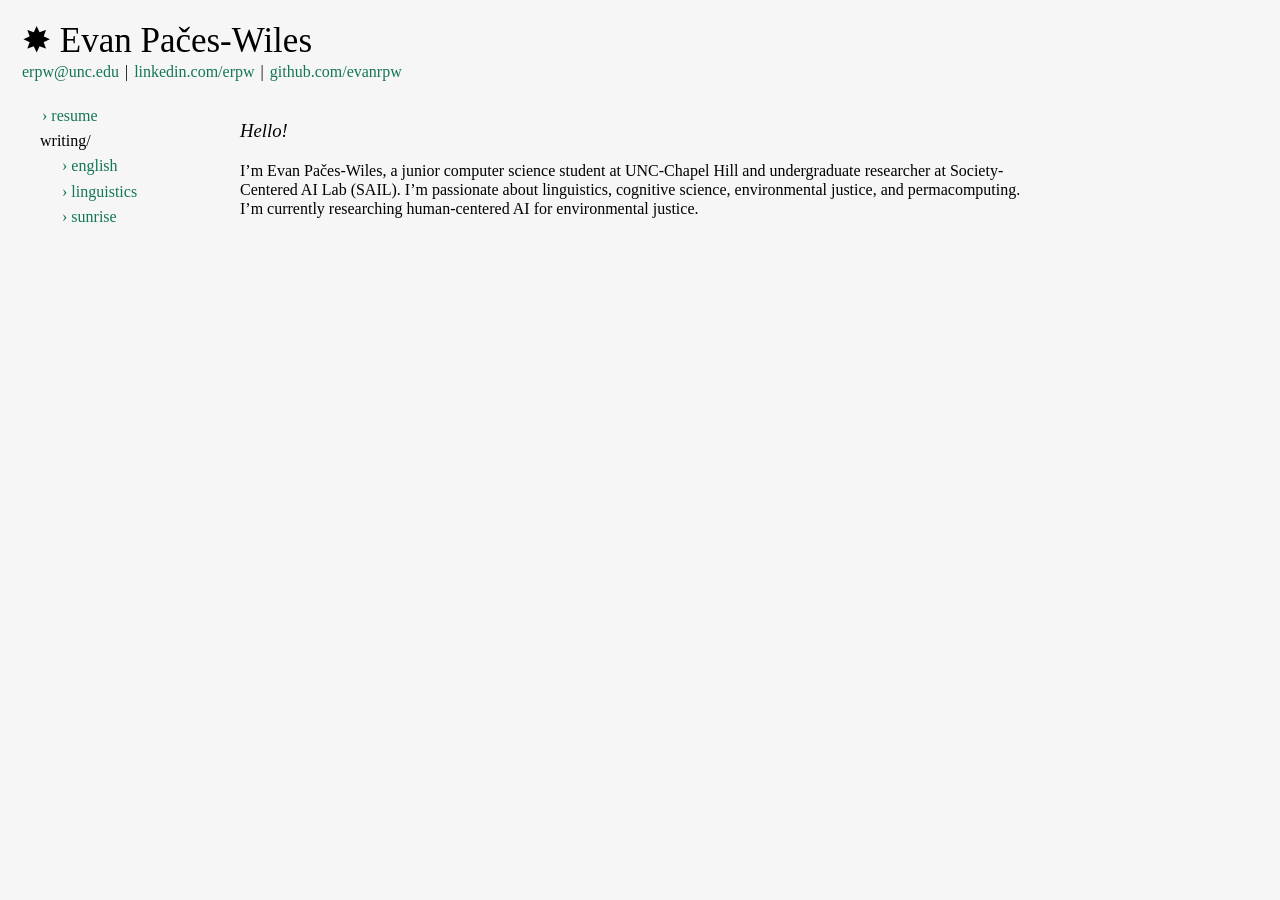
<file: index.html>
<!DOCTYPE html>
<html><head>
<meta http-equiv="content-type" content="text/html; charset=UTF-8">
	<meta charset="UTF-8">
	<title>✸ Evan Pačes-Wiles</title>

	<link rel="stylesheet" href="/style.css" type="text/css">
</head>

<body>

	<header>
		<h1><a href="/index.html">✸ Evan Pačes-Wiles</a></h1>
		<a href="mailto:erpw@unc.edu">erpw@unc.edu</a> | <a href="https://www.linkedin.com/in/erpw/">linkedin.com/erpw</a> | <a href="https://github.com/evanrpw">github.com/evanrpw</a>
	</header>

	<nav id="side-bar">
		<ul>
<li><a href="/resume.html">› resume</a></li>
<li>writing/<ul>
<li><a href="/writing/english.html">› english</a></li>
<li><a href="/writing/linguistics.html">› linguistics</a></li>
<li><a href="/writing/sunrise.html">› sunrise</a></li>
</ul>
</li>
</ul>

	</nav>

	<article>
	<h3 id="hello">Hello!</h3>
<p>I&#8217;m Evan Pačes-Wiles, a junior computer science student at UNC-Chapel Hill and undergraduate researcher at Society-Centered AI Lab (SAIL). I&#8217;m passionate about linguistics, cognitive science, environmental justice, and permacomputing. I&#8217;m currently researching human-centered AI for environmental justice.</p>

	</article>
 
	<footer>
		<p></p>
	</footer>
</body>
</html>
</file>
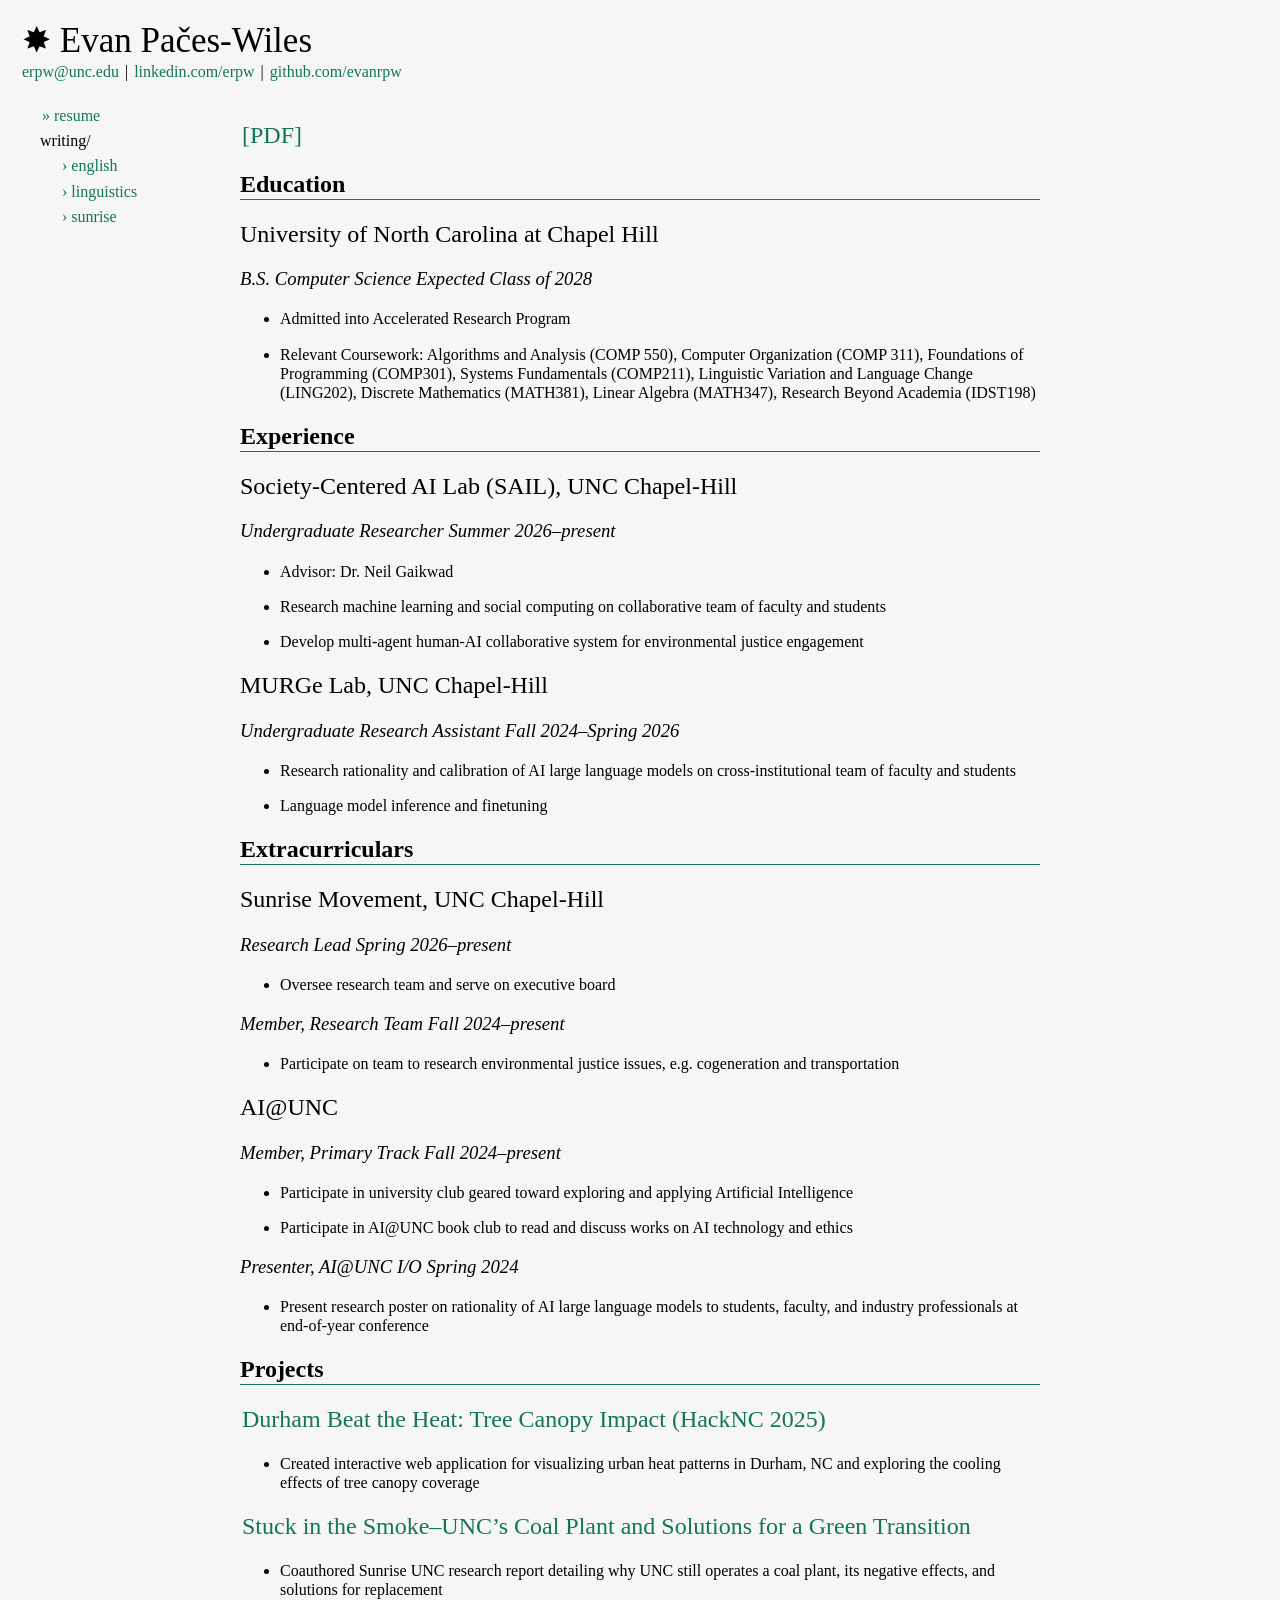
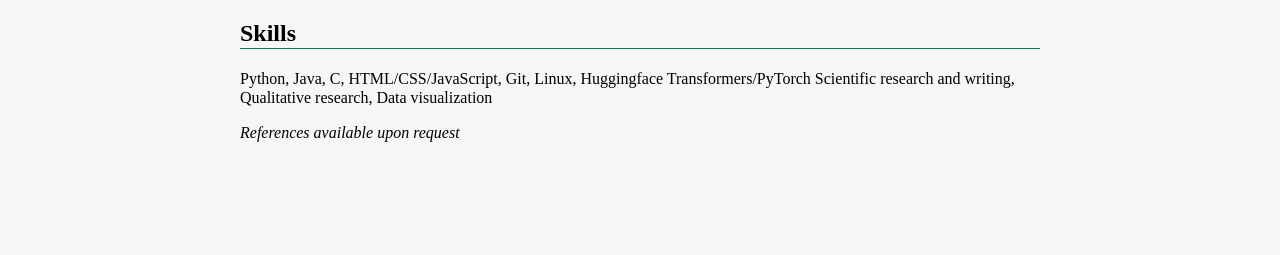
<file: resume.html>
<!DOCTYPE html>
<html><head>
<meta http-equiv="content-type" content="text/html; charset=UTF-8">
	<meta charset="UTF-8">
	<title>✸ Evan Pačes-Wiles</title>

	<link rel="stylesheet" href="/style.css" type="text/css">
</head>

<body>

	<header>
		<h1><a href="/index.html">✸ Evan Pačes-Wiles</a></h1>
		<a href="mailto:erpw@unc.edu">erpw@unc.edu</a> | <a href="https://www.linkedin.com/in/erpw/">linkedin.com/erpw</a> | <a href="https://github.com/evanrpw">github.com/evanrpw</a>
	</header>

	<nav id="side-bar">
		<ul>
<li><a href="/resume.html">» resume</a></li>
<li>writing/<ul>
<li><a href="/writing/english.html">› english</a></li>
<li><a href="/writing/linguistics.html">› linguistics</a></li>
<li><a href="/writing/sunrise.html">› sunrise</a></li>
</ul>
</li>
</ul>

	</nav>

	<article>
	<h2 id="pdf"><a href="resume.pdf">[PDF]</a></h2>
<h1 id="education">Education</h1>
<h2 id="university-of-north-carolina-at-chapel-hill">University of North Carolina at Chapel Hill</h2>
<h3 id="b.s.-computer-science-expected-class-of-2028">B.S. Computer Science Expected Class of 2028</h3>
<ul>
<li><p>Admitted into Accelerated Research Program</p></li>
<li><p>Relevant Coursework: Algorithms and Analysis (COMP 550), Computer Organization (COMP 311), Foundations of Programming (COMP301), Systems Fundamentals (COMP211), Linguistic Variation and Language Change (LING202), Discrete Mathematics (MATH381), Linear Algebra (MATH347), Research Beyond Academia (IDST198)</p></li>
</ul>
<h1 id="experience">Experience</h1>
<h2 id="society-centered-ai-lab-sail-unc-chapel-hill">Society-Centered AI Lab (SAIL), UNC Chapel-Hill</h2>
<h3 id="undergraduate-researcher-summer-2026present">Undergraduate Researcher Summer 2026–present</h3>
<ul>
<li><p>Advisor: Dr. Neil Gaikwad</p></li>
<li><p>Research machine learning and social computing on collaborative team of faculty and students</p></li>
<li><p>Develop multi-agent human-AI collaborative system for environmental justice engagement</p></li>
</ul>
<h2 id="murge-lab-unc-chapel-hill">MURGe Lab, UNC Chapel-Hill</h2>
<h3 id="undergraduate-research-assistant-fall-2024spring-2026">Undergraduate Research Assistant Fall 2024–Spring 2026</h3>
<ul>
<li><p>Research rationality and calibration of AI large language models on cross-institutional team of faculty and students</p></li>
<li><p>Language model inference and finetuning</p></li>
</ul>
<h1 id="extracurriculars">Extracurriculars</h1>
<h2 id="sunrise-movement-unc-chapel-hill">Sunrise Movement, UNC Chapel-Hill</h2>
<h3 id="research-lead-spring-2026present">Research Lead Spring 2026–present</h3>
<ul>
<li>Oversee research team and serve on executive board</li>
</ul>
<h3 id="member-research-team-fall-2024present">Member, Research Team Fall 2024–present</h3>
<ul>
<li>Participate on team to research environmental justice issues, e.g. cogeneration and transportation</li>
</ul>
<h2 id="aiunc">AI@UNC</h2>
<h3 id="member-primary-track-fall-2024present">Member, Primary Track Fall 2024–present</h3>
<ul>
<li><p>Participate in university club geared toward exploring and applying Artificial Intelligence</p></li>
<li><p>Participate in AI@UNC book club to read and discuss works on AI technology and ethics</p></li>
</ul>
<h3 id="presenter-aiunc-io-spring-2024">Presenter, AI@UNC I&#47;O Spring 2024</h3>
<ul>
<li>Present research poster on rationality of AI large language models to students, faculty, and industry professionals at end-of-year conference</li>
</ul>
<h1 id="projects">Projects</h1>
<h2 id="durham-beat-the-heat-tree-canopy-impact-hacknc-2025"><a href="https://github.com/evanrpw/hacknc2025/">Durham Beat the Heat: Tree Canopy Impact (HackNC 2025)</a></h2>
<ul>
<li>Created interactive web application for visualizing urban heat patterns in Durham, NC and exploring the cooling effects of tree canopy coverage</li>
</ul>
<h2 id="stuck-in-the-smokeuncs-coal-plant-and-solutions-for-a-green-transition"><a href="https://drive.google.com/file/d/14cl9yZIp9gJhVsKe5s0ltlQ0OB80TTgd/view">Stuck in the Smoke–UNC&#8217;s Coal Plant and Solutions for a Green Transition</a></h2>
<ul>
<li>Coauthored Sunrise UNC research report detailing why UNC still operates a coal plant, its negative effects, and solutions for replacement</li>
</ul>
<h1 id="skills">Skills</h1>
<p>Python, Java, C, HTML&#47;CSS&#47;JavaScript, Git, Linux, Huggingface Transformers&#47;PyTorch
Scientific research and writing, Qualitative research, Data visualization</p>
<p><em>References available upon request</em></p>

	</article>
 
	<footer>
		<p></p>
	</footer>
</body>
</html>
</file>
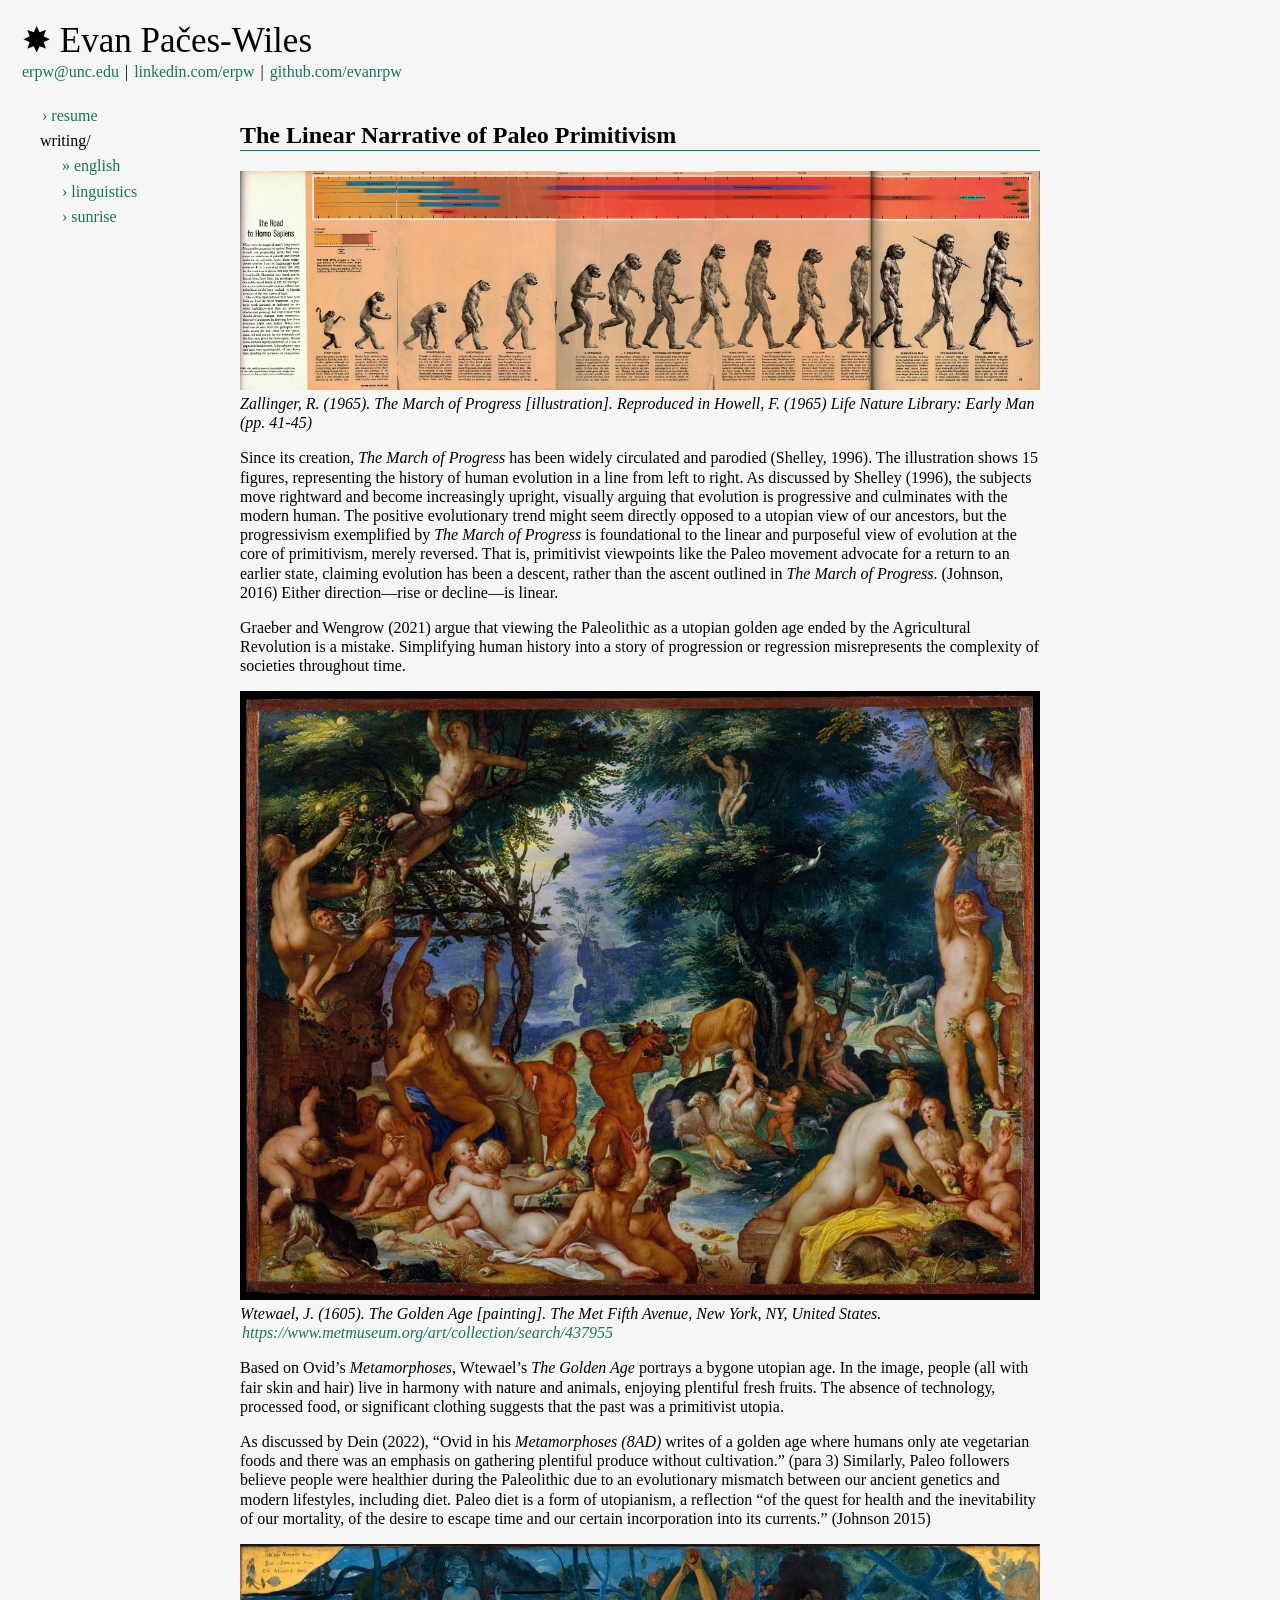
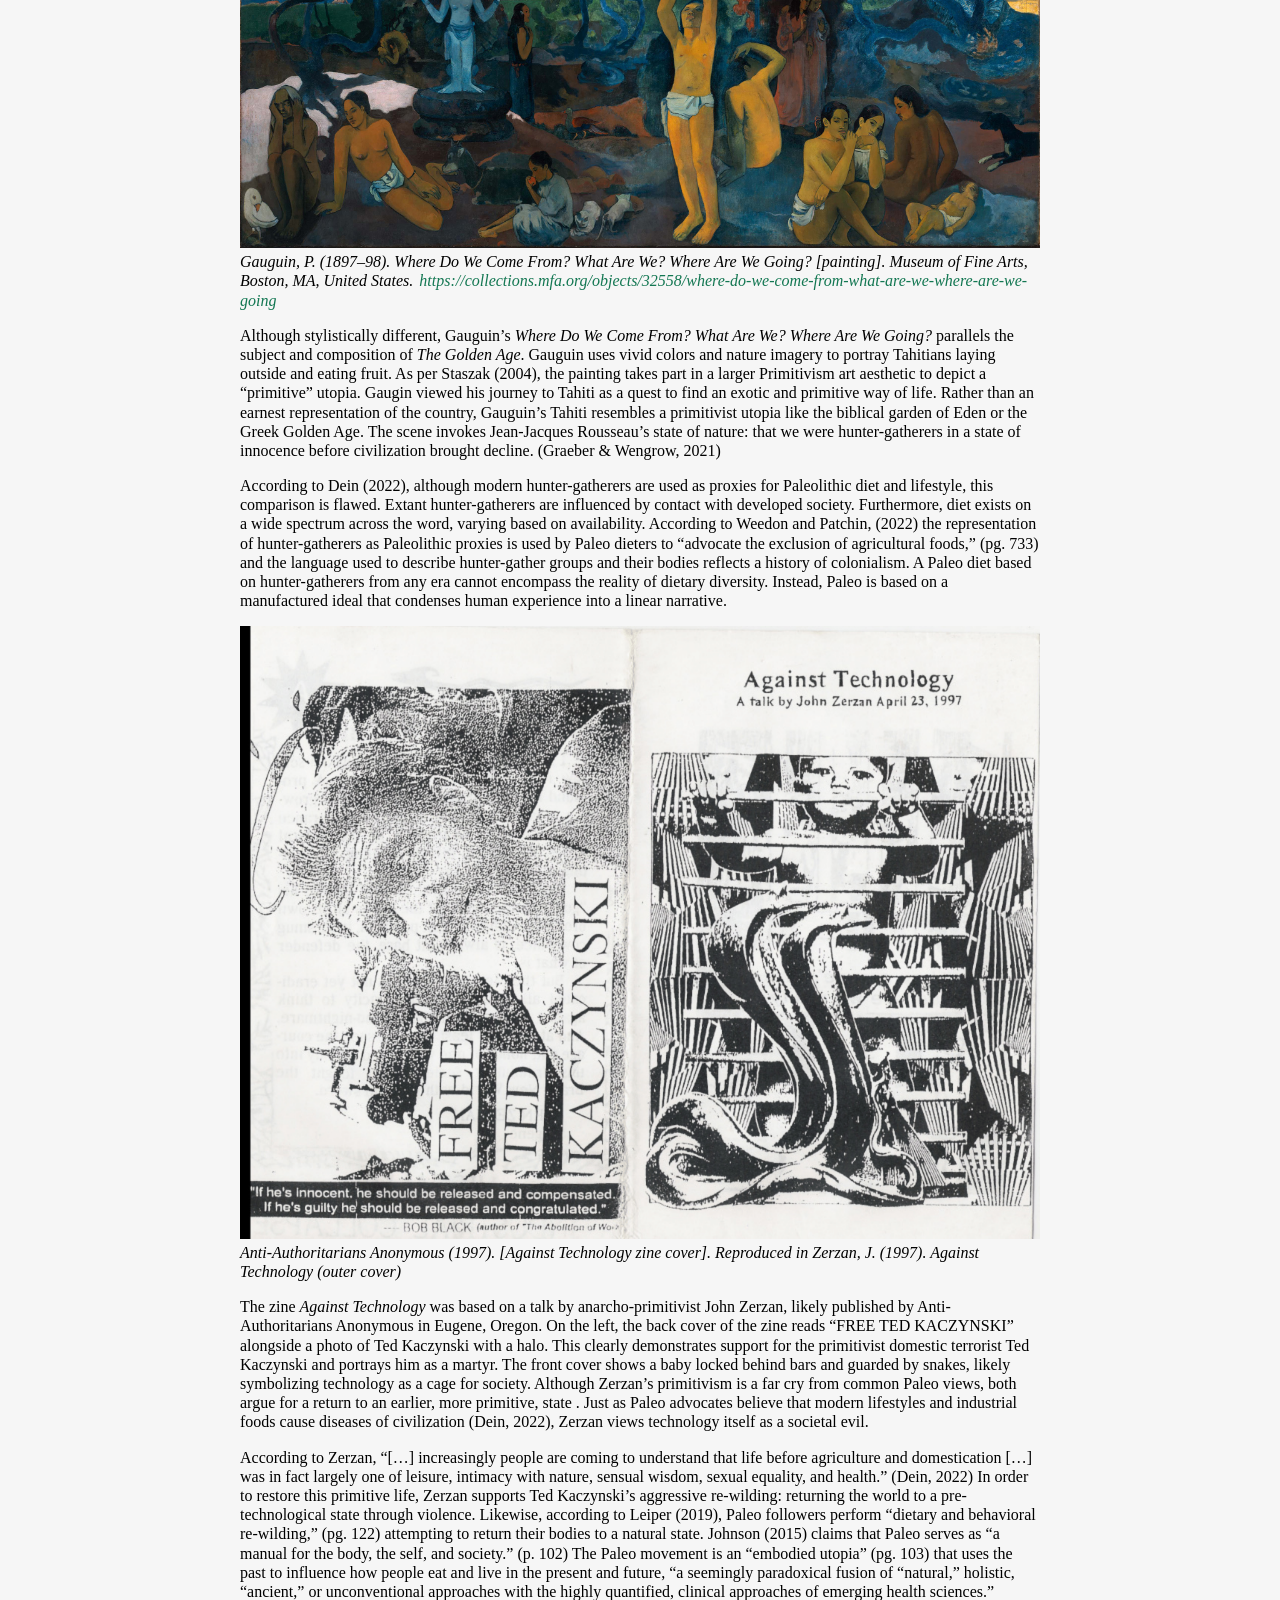
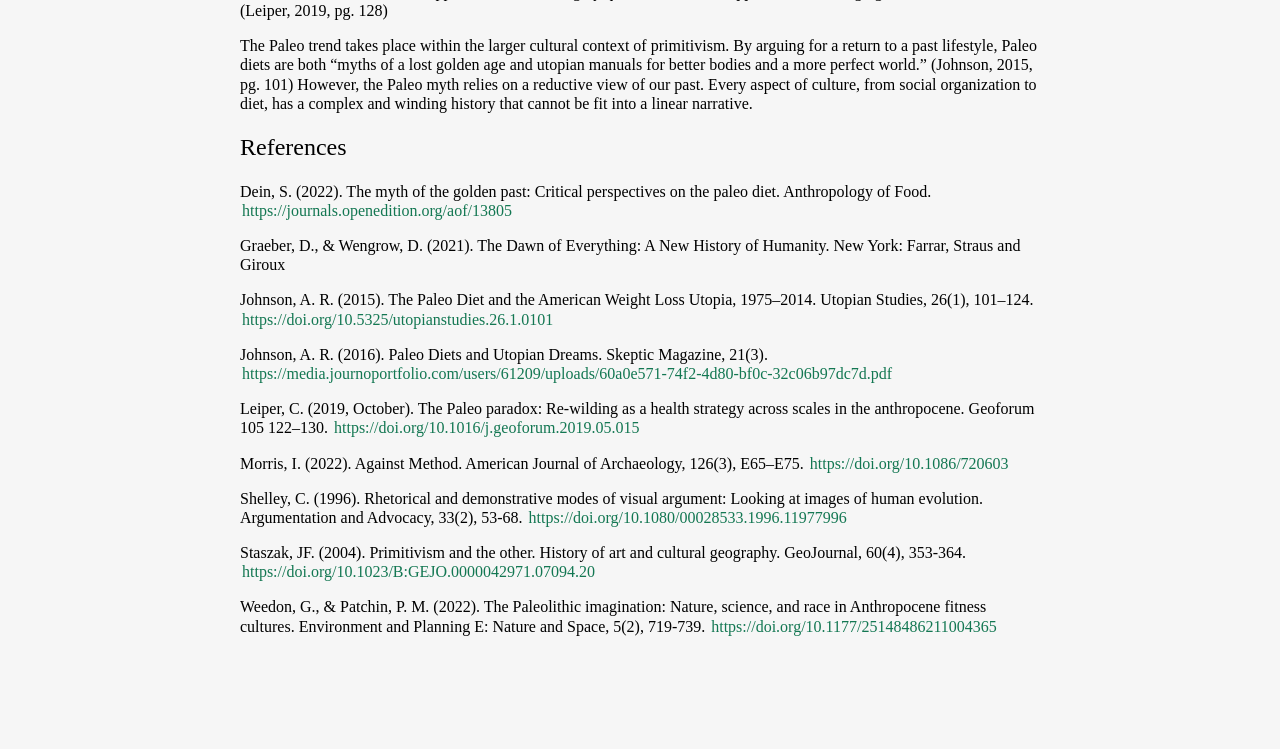
<file: writing/english.html>
<!DOCTYPE html>
<html><head>
<meta http-equiv="content-type" content="text/html; charset=UTF-8">
	<meta charset="UTF-8">
	<title>✸ Evan Pačes-Wiles</title>

	<link rel="stylesheet" href="/style.css" type="text/css">
</head>

<body>

	<header>
		<h1><a href="/index.html">✸ Evan Pačes-Wiles</a></h1>
		<a href="mailto:erpw@unc.edu">erpw@unc.edu</a> | <a href="https://www.linkedin.com/in/erpw/">linkedin.com/erpw</a> | <a href="https://github.com/evanrpw">github.com/evanrpw</a>
	</header>

	<nav id="side-bar">
		<ul>
<li><a href="/resume.html">› resume</a></li>
<li>writing/<ul>
<li><a href="/writing/english.html">» english</a></li>
<li><a href="/writing/linguistics.html">› linguistics</a></li>
<li><a href="/writing/sunrise.html">› sunrise</a></li>
</ul>
</li>
</ul>

	</nav>

	<article>
	<h1 id="the-linear-narrative-of-paleo-primitivism">The Linear Narrative of Paleo Primitivism</h1>
<p><img src="english1.png" alt="Alt text" title="Zallinger, R. (1965). The March of Progress [illustration]. Reproduced in Howell, F. (1965) Life Nature Library: Early Man (pp. 41-45)" />
<em>Zallinger, R. (1965). The March of Progress [illustration]. Reproduced in Howell, F. (1965) Life Nature Library: Early Man (pp. 41-45)</em></p>
<p>Since its creation, <em>The March of Progress</em> has been widely circulated and parodied (Shelley, 1996). The illustration shows 15 figures, representing the history of human evolution in a line from left to right. As discussed by Shelley (1996), the subjects move rightward and become increasingly upright, visually arguing that evolution is progressive and culminates with the modern human. The positive evolutionary trend might seem directly opposed to a utopian view of our ancestors, but the progressivism exemplified by <em>The March of Progress</em> is foundational to the linear and purposeful view of evolution at the core of primitivism, merely reversed. That is, primitivist viewpoints like the Paleo movement advocate for a return to an earlier state, claiming evolution has been a descent, rather than the ascent outlined in <em>The March of Progress</em>. (Johnson, 2016) Either direction—rise or decline—is linear.</p>
<p>Graeber and Wengrow (2021) argue that viewing the Paleolithic as a utopian golden age ended by the Agricultural Revolution is a mistake. Simplifying human history into a story of progression or regression misrepresents the complexity of societies throughout time.</p>
<p><img src="english2.png" alt="Alt text" title="Wtewael, J. (1605). The Golden Age [painting]. The Met Fifth Avenue, New York, NY, United States. https:&#47;&#47;www.metmuseum.org&#47;art&#47;collection&#47;search&#47;437955" />
<em>Wtewael, J. (1605). The Golden Age [painting]. The Met Fifth Avenue, New York, NY, United States. <a href="https://www.metmuseum.org/art/collection/search/437955">https:&#47;&#47;www.metmuseum.org&#47;art&#47;collection&#47;search&#47;437955</a></em></p>
<p>Based on Ovid&#8217;s <em>Metamorphoses</em>, Wtewael&#8217;s <em>The Golden Age</em> portrays a bygone utopian age. In the image, people (all with fair skin and hair) live in harmony with nature and animals, enjoying plentiful fresh fruits. The absence of technology, processed food, or significant clothing suggests that the past was a primitivist utopia.</p>
<p>As discussed by Dein (2022), &#8220;Ovid in his <em>Metamorphoses (8AD)</em> writes of a golden age where humans only ate vegetarian foods and there was an emphasis on gathering plentiful produce without cultivation.&#8221; (para 3) Similarly, Paleo followers believe people were healthier during the Paleolithic due to an evolutionary mismatch between our ancient genetics and modern lifestyles, including diet. Paleo diet is a form of utopianism, a reflection &#8220;of the quest for health and the inevitability of our mortality, of the desire to escape time and our certain incorporation into its currents.&#8221; (Johnson 2015)</p>
<p><img src="english3.png" alt="Alt text" title="Gauguin, P. (1897–98). Where Do We Come From? What Are We? Where Are We Going? [painting]. Museum of Fine Arts, Boston, MA, United States. https:&#47;&#47;collections.mfa.org&#47;objects&#47;32558&#47;where-do-we-come-from-what-are-we-where-are-we-going" />
<em>Gauguin, P. (1897–98). Where Do We Come From? What Are We? Where Are We Going? [painting]. Museum of Fine Arts, Boston, MA, United States. <a href="https://collections.mfa.org/objects/32558/where-do-we-come-from-what-are-we-where-are-we-going">https:&#47;&#47;collections.mfa.org&#47;objects&#47;32558&#47;where-do-we-come-from-what-are-we-where-are-we-going</a></em></p>
<p>Although stylistically different, Gauguin&#8217;s <em>Where Do We Come From? What Are We? Where Are We Going?</em> parallels the subject and composition of <em>The Golden Age</em>. Gauguin uses vivid colors and nature imagery to portray Tahitians laying outside and eating fruit. As per Staszak (2004), the painting takes part in a larger Primitivism art aesthetic to depict a &#8220;primitive&#8221; utopia. Gaugin viewed his journey to Tahiti as a quest to find an exotic and primitive way of life. Rather than an earnest representation of the country, Gauguin&#8217;s Tahiti resembles a primitivist utopia like the biblical garden of Eden or the Greek Golden Age. The scene invokes Jean-Jacques Rousseau&#8217;s state of nature: that we were hunter-gatherers in a state of innocence before civilization brought decline. (Graeber &#38; Wengrow, 2021)</p>
<p>According to Dein (2022), although modern hunter-gatherers are used as proxies for Paleolithic diet and lifestyle, this comparison is flawed. Extant hunter-gatherers are influenced by contact with developed society. Furthermore, diet exists on a wide spectrum across the word, varying based on availability. According to Weedon and Patchin, (2022) the representation of hunter-gatherers as Paleolithic proxies is used by Paleo dieters to &#8220;advocate the exclusion of agricultural foods,&#8221; (pg. 733) and the language used to describe hunter-gather groups and their bodies reflects a history of colonialism. A Paleo diet based on hunter-gatherers from any era cannot encompass the reality of dietary diversity. Instead, Paleo is based on a manufactured ideal that condenses human experience into a linear narrative.</p>
<p><img src="english4.png" alt="Alt text" title="Anti-Authoritarians Anonymous (1997). [Against Technology zine cover]. Reproduced in Zerzan, J. (1997). Against Technology (outer cover)" />
<em>Anti-Authoritarians Anonymous (1997). [Against Technology zine cover]. Reproduced in Zerzan, J. (1997). Against Technology (outer cover)</em></p>
<p>The zine <em>Against Technology</em> was based on a talk by anarcho-primitivist John Zerzan, likely published by Anti-Authoritarians Anonymous in Eugene, Oregon. On the left, the back cover of the zine reads &#8220;FREE TED KACZYNSKI&#8221; alongside a photo of Ted Kaczynski with a halo. This clearly demonstrates support for the primitivist domestic terrorist Ted Kaczynski and portrays him as a martyr. The front cover shows a baby locked behind bars and guarded by snakes, likely symbolizing technology as a cage for society. Although Zerzan&#8217;s primitivism is a far cry from common Paleo views, both argue for a return to an earlier, more primitive, state . Just as Paleo advocates believe that modern lifestyles and industrial foods cause diseases of civilization (Dein, 2022), Zerzan views technology itself as a societal evil.</p>
<p>According to Zerzan, &#8220;[…] increasingly people are coming to understand that life before agriculture and domestication […] was in fact largely one of leisure, intimacy with nature, sensual wisdom, sexual equality, and health.&#8221; (Dein, 2022) In order to restore this primitive life, Zerzan supports Ted Kaczynski&#8217;s aggressive re-wilding: returning the world to a pre-technological state through violence. Likewise, according to Leiper (2019), Paleo followers perform &#8220;dietary and behavioral re-wilding,&#8221; (pg. 122) attempting to return their bodies to a natural state. Johnson (2015) claims that Paleo serves as &#8220;a manual for the body, the self, and society.&#8221; (p. 102) The Paleo movement is an &#8220;embodied utopia&#8221; (pg. 103) that uses the past to influence how people eat and live in the present and future, &#8220;a seemingly paradoxical fusion of &#8220;natural,&#8221; holistic, &#8220;ancient,&#8221; or unconventional approaches with the highly quantified, clinical approaches of emerging health sciences.&#8221; (Leiper, 2019, pg. 128)</p>
<p>The Paleo trend takes place within the larger cultural context of primitivism. By arguing for a return to a past lifestyle, Paleo diets are both &#8220;myths of a lost golden age and utopian manuals for better bodies and a more perfect world.&#8221; (Johnson, 2015, pg. 101) However, the Paleo myth relies on a reductive view of our past. Every aspect of culture, from social organization to diet, has a complex and winding history that cannot be fit into a linear narrative.</p>
<h2 id="references">References</h2>
<p>Dein, S. (2022). The myth of the golden past: Critical perspectives on the paleo diet. Anthropology of Food. <a href="https://journals.openedition.org/aof/13805">https:&#47;&#47;journals.openedition.org&#47;aof&#47;13805</a></p>
<p>Graeber, D., &#38; Wengrow, D. (2021). The Dawn of Everything: A New History of Humanity. New York: Farrar, Straus and Giroux</p>
<p>Johnson, A. R. (2015). The Paleo Diet and the American Weight Loss Utopia, 1975–2014. Utopian Studies, 26(1), 101–124. <a href="https://doi.org/10.5325/utopianstudies.26.1.0101">https:&#47;&#47;doi.org&#47;10.5325&#47;utopianstudies.26.1.0101</a></p>
<p>Johnson, A. R. (2016). Paleo Diets and Utopian Dreams. Skeptic Magazine, 21(3). <a href="https://media.journoportfolio.com/users/61209/uploads/60a0e571-74f2-4d80-bf0c-32c06b97dc7d.pdf">https:&#47;&#47;media.journoportfolio.com&#47;users&#47;61209&#47;uploads&#47;60a0e571-74f2-4d80-bf0c-32c06b97dc7d.pdf</a></p>
<p>Leiper, C. (2019, October). The Paleo paradox: Re-wilding as a health strategy across scales in the anthropocene. Geoforum 105 122–130. <a href="https://doi.org/10.1016/j.geoforum.2019.05.015">https:&#47;&#47;doi.org&#47;10.1016&#47;j.geoforum.2019.05.015</a></p>
<p>Morris, I. (2022). Against Method. American Journal of Archaeology, 126(3), E65–E75. <a href="https://doi.org/10.1086/720603">https:&#47;&#47;doi.org&#47;10.1086&#47;720603</a></p>
<p>Shelley, C. (1996). Rhetorical and demonstrative modes of visual argument: Looking at images of human evolution. Argumentation and Advocacy, 33(2), 53-68. <a href="https://doi.org/10.1080/00028533.1996.11977996">https:&#47;&#47;doi.org&#47;10.1080&#47;00028533.1996.11977996</a></p>
<p>Staszak, JF. (2004). Primitivism and the other. History of art and cultural geography. GeoJournal, 60(4), 353-364. <a href="https://doi.org/10.1023/B:GEJO.0000042971.07094.20">https:&#47;&#47;doi.org&#47;10.1023&#47;B:GEJO.0000042971.07094.20</a></p>
<p>Weedon, G., &#38; Patchin, P. M. (2022). The Paleolithic imagination: Nature, science, and race in Anthropocene fitness cultures. Environment and Planning E: Nature and Space, 5(2), 719-739. <a href="https://doi.org/10.1177/25148486211004365">https:&#47;&#47;doi.org&#47;10.1177&#47;25148486211004365</a></p>

	</article>
 
	<footer>
		<p></p>
	</footer>
</body>
</html>
</file>
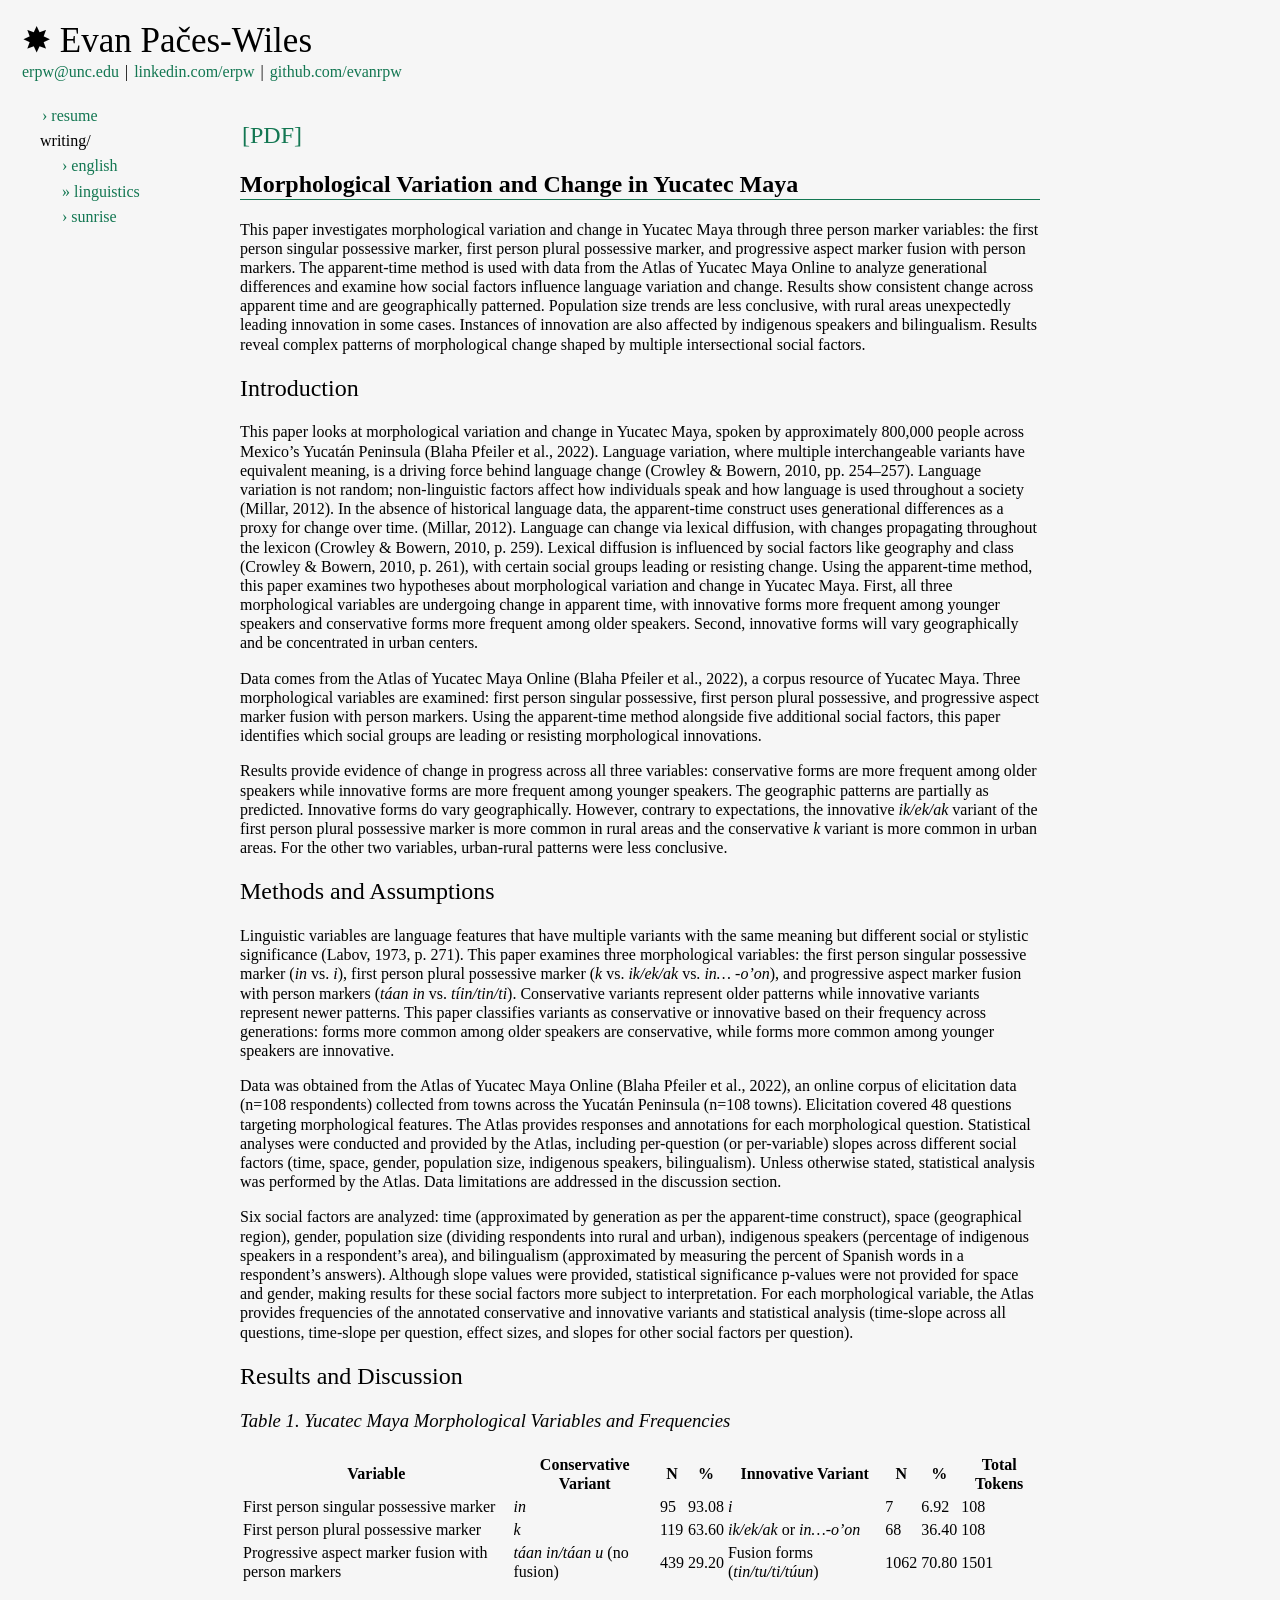
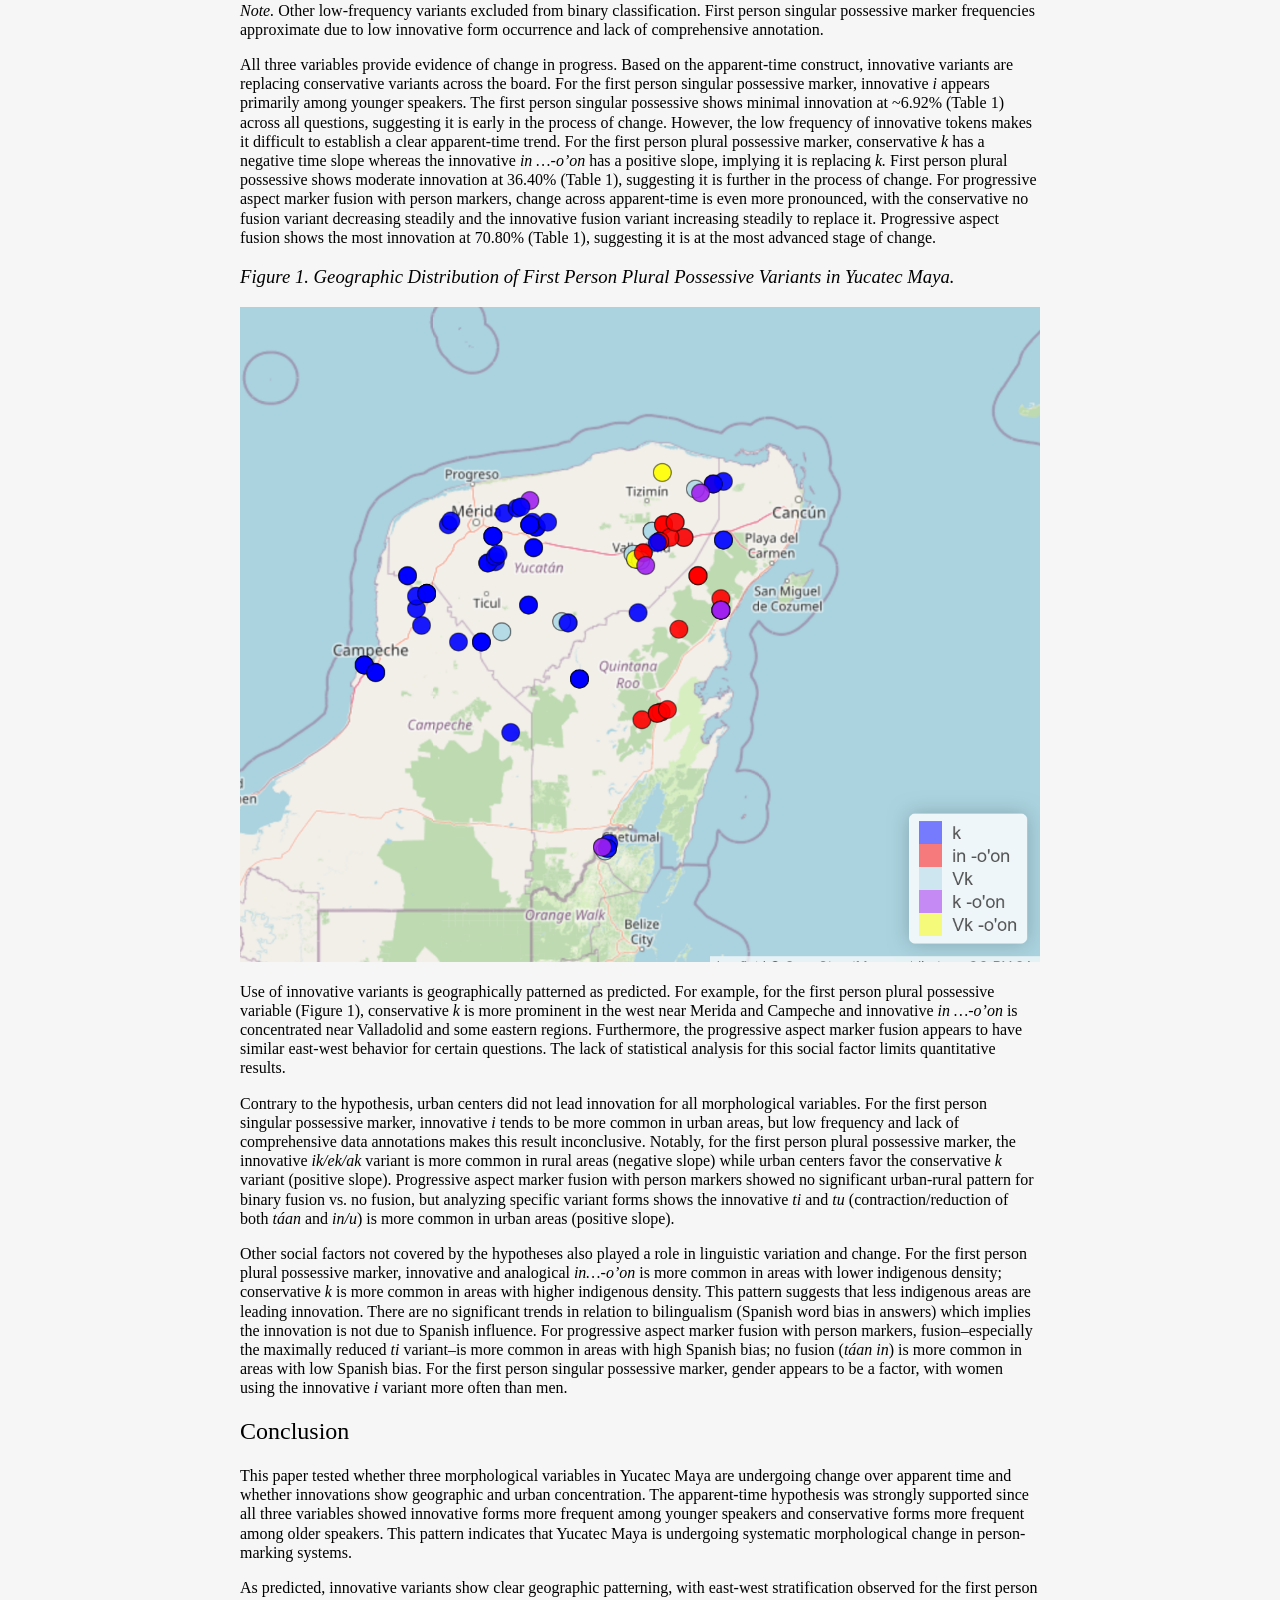
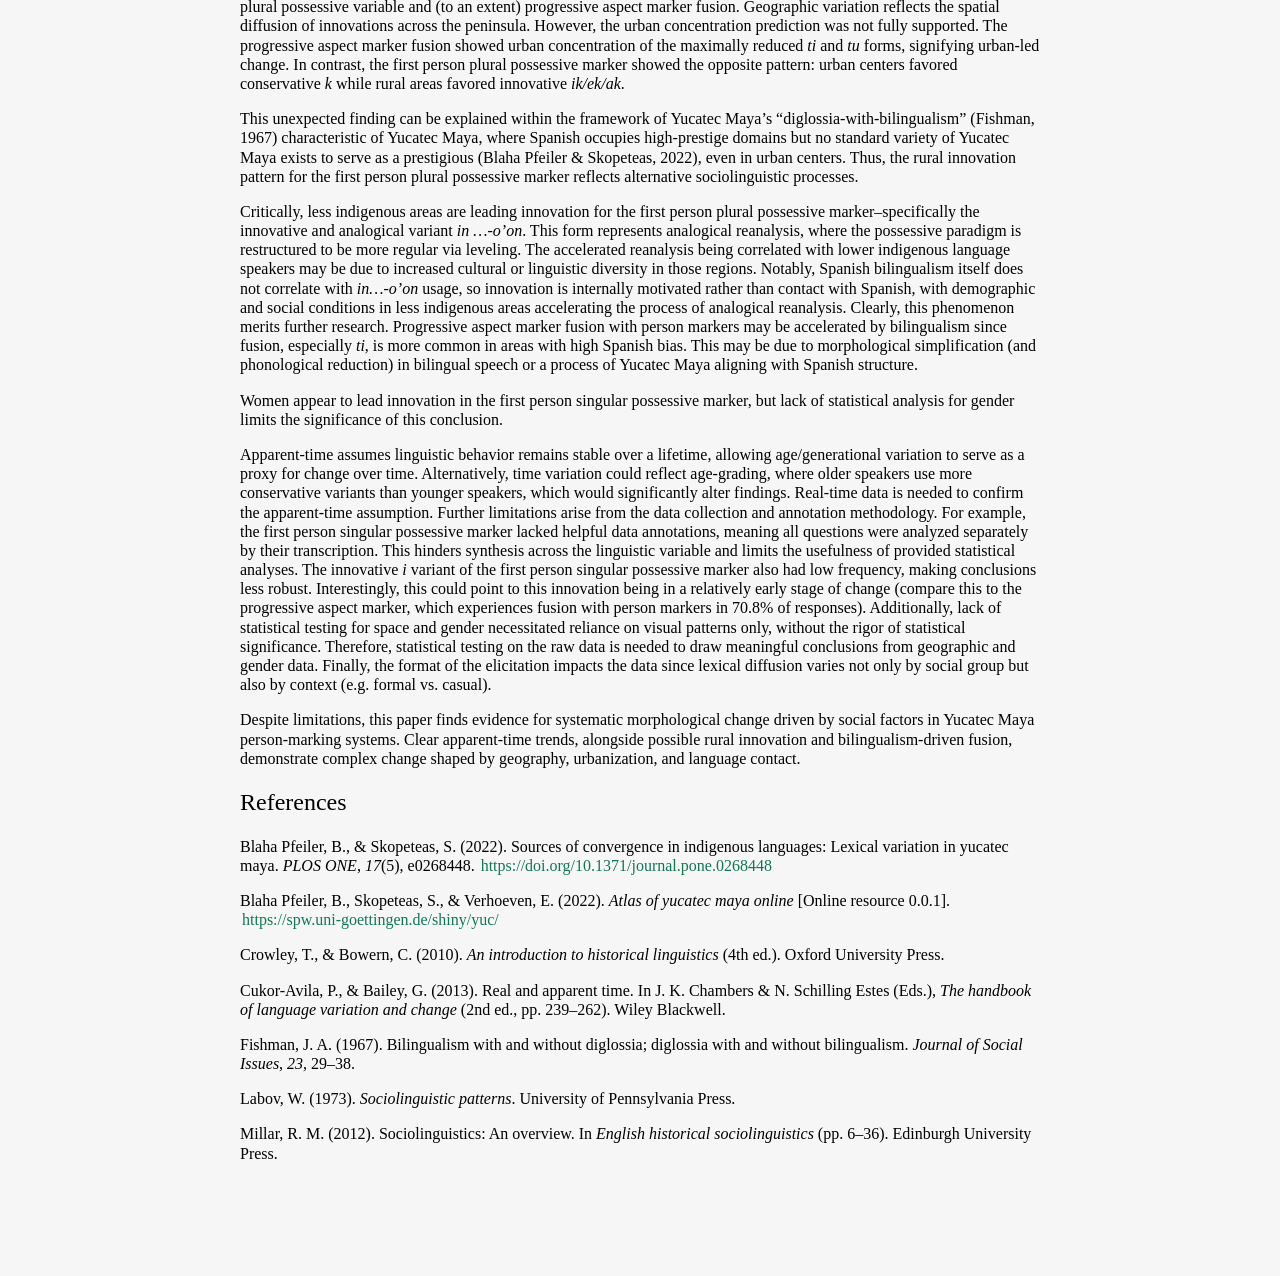
<file: writing/linguistics.html>
<!DOCTYPE html>
<html><head>
<meta http-equiv="content-type" content="text/html; charset=UTF-8">
	<meta charset="UTF-8">
	<title>✸ Evan Pačes-Wiles</title>

	<link rel="stylesheet" href="/style.css" type="text/css">
</head>

<body>

	<header>
		<h1><a href="/index.html">✸ Evan Pačes-Wiles</a></h1>
		<a href="mailto:erpw@unc.edu">erpw@unc.edu</a> | <a href="https://www.linkedin.com/in/erpw/">linkedin.com/erpw</a> | <a href="https://github.com/evanrpw">github.com/evanrpw</a>
	</header>

	<nav id="side-bar">
		<ul>
<li><a href="/resume.html">› resume</a></li>
<li>writing/<ul>
<li><a href="/writing/english.html">› english</a></li>
<li><a href="/writing/linguistics.html">» linguistics</a></li>
<li><a href="/writing/sunrise.html">› sunrise</a></li>
</ul>
</li>
</ul>

	</nav>

	<article>
	<h2 id="pdf"><a href="/writing/linguistics.pdf">[PDF]</a></h2>
<h1 id="morphological-variation-and-change-in-yucatec-maya">Morphological Variation and Change in Yucatec Maya</h1>
<p>This paper investigates morphological variation and change in Yucatec Maya through three person marker variables: the first person singular possessive marker, first person plural possessive marker, and progressive aspect marker fusion with person markers. The apparent-time method is used with data from the Atlas of Yucatec Maya Online to analyze generational differences and examine how social factors influence language variation and change. Results show consistent change across apparent time and are geographically patterned. Population size trends are less conclusive, with rural areas unexpectedly leading innovation in some cases. Instances of innovation are also affected by indigenous speakers and bilingualism. Results reveal complex patterns of morphological change shaped by multiple intersectional social factors.</p>
<h2 id="introduction">Introduction</h2>
<p>This paper looks at morphological variation and change in Yucatec Maya, spoken by approximately 800,000 people across Mexico&#8217;s Yucatán Peninsula (Blaha Pfeiler et al., 2022). Language variation, where multiple interchangeable variants have equivalent meaning, is a driving force behind language change (Crowley &#38; Bowern, 2010, pp. 254–257). Language variation is not random; non-linguistic factors affect how individuals speak and how language is used throughout a society (Millar, 2012). In the absence of historical language data, the apparent-time construct uses generational differences as a proxy for change over time. (Millar, 2012). Language can change via lexical diffusion, with changes propagating throughout the lexicon (Crowley &#38; Bowern, 2010, p. 259). Lexical diffusion is influenced by social factors like geography and class (Crowley &#38; Bowern, 2010, p. 261), with certain social groups leading or resisting change. Using the apparent-time method, this paper examines two hypotheses about morphological variation and change in Yucatec Maya. First, all three morphological variables are undergoing change in apparent time, with innovative forms more frequent among younger speakers and conservative forms more frequent among older speakers. Second, innovative forms will vary geographically and be concentrated in urban centers.</p>
<p>Data comes from the Atlas of Yucatec Maya Online (Blaha Pfeiler et al., 2022), a corpus resource of Yucatec Maya. Three morphological variables are examined: first person singular possessive, first person plural possessive, and progressive aspect marker fusion with person markers. Using the apparent-time method alongside five additional social factors, this paper identifies which social groups are leading or resisting morphological innovations.</p>
<p>Results provide evidence of change in progress across all three variables: conservative forms are more frequent among older speakers while innovative forms are more frequent among younger speakers. The geographic patterns are partially as predicted. Innovative forms do vary geographically. However, contrary to expectations, the innovative <em>ik&#47;ek&#47;ak</em> variant of the first person plural possessive marker is more common in rural areas and the conservative <em>k</em> variant is more common in urban areas. For the other two variables, urban-rural patterns were less conclusive.</p>
<h2 id="methods-and-assumptions">Methods and Assumptions</h2>
<p>Linguistic variables are language features that have multiple variants with the same meaning but different social or stylistic significance (Labov, 1973, p. 271). This paper examines three morphological variables: the first person singular possessive marker (<em>in</em> vs. <em>i</em>), first person plural possessive marker (<em>k</em> vs. <em>ik&#47;ek&#47;ak</em> vs. <em>in… -o&#8217;on</em>), and progressive aspect marker fusion with person markers (<em>táan in</em> vs. <em>tíin&#47;tin&#47;ti</em>). Conservative variants represent older patterns while innovative variants represent newer patterns. This paper classifies variants as conservative or innovative based on their frequency across generations: forms more common among older speakers are conservative, while forms more common among younger speakers are innovative.</p>
<p>Data was obtained from the Atlas of Yucatec Maya Online (Blaha Pfeiler et al., 2022), an online corpus of elicitation data (n=108 respondents) collected from towns across the Yucatán Peninsula (n=108 towns). Elicitation covered 48 questions targeting morphological features. The Atlas provides responses and annotations for each morphological question. Statistical analyses were conducted and provided by the Atlas, including per-question (or per-variable) slopes across different social factors (time, space, gender, population size, indigenous speakers, bilingualism). Unless otherwise stated, statistical analysis was performed by the Atlas. Data limitations are addressed in the discussion section.</p>
<p>Six social factors are analyzed: time (approximated by generation as per the apparent-time construct), space (geographical region), gender, population size (dividing respondents into rural and urban), indigenous speakers (percentage of indigenous speakers in a respondent&#8217;s area), and bilingualism (approximated by measuring the percent of Spanish words in a respondent&#8217;s answers). Although slope values were provided, statistical significance p-values were not provided for space and gender, making results for these social factors more subject to interpretation. For each morphological variable, the Atlas provides frequencies of the annotated conservative and innovative variants and statistical analysis (time-slope across all questions, time-slope per question, effect sizes, and slopes for other social factors per question).</p>
<h2 id="results-and-discussion">Results and Discussion</h2>
<h3 id="table-1.-yucatec-maya-morphological-variables-and-frequencies">Table 1. Yucatec Maya Morphological Variables and Frequencies</h3>
<table>
<thead>
<tr>
<th>Variable</th>
<th>Conservative Variant</th>
<th>N</th>
<th>%</th>
<th>Innovative Variant</th>
<th>N</th>
<th>%</th>
<th>Total Tokens</th>
</tr>
</thead>
<tbody>
<tr>
<td>First person singular possessive marker</td>
<td><em>in</em></td>
<td>95</td>
<td>93.08</td>
<td><em>i</em></td>
<td>7</td>
<td>6.92</td>
<td>108</td>
</tr>
<tr>
<td>First person plural possessive marker</td>
<td><em>k</em></td>
<td>119</td>
<td>63.60</td>
<td><em>ik&#47;ek&#47;ak</em> or <em>in…-o&#8217;on</em></td>
<td>68</td>
<td>36.40</td>
<td>108</td>
</tr>
<tr>
<td>Progressive aspect marker fusion with person markers</td>
<td><em>táan in&#47;táan u</em> (no fusion)</td>
<td>439</td>
<td>29.20</td>
<td>Fusion forms (<em>tin&#47;tu&#47;ti&#47;túun</em>)</td>
<td>1062</td>
<td>70.80</td>
<td>1501</td>
</tr>
</tbody>
</table>
<p><em>Note.</em> Other low-frequency variants excluded from binary classification. First person singular possessive marker frequencies approximate due to low innovative form occurrence and lack of comprehensive annotation.</p>
<p>All three variables provide evidence of change in progress. Based on the apparent-time construct, innovative variants are replacing conservative variants across the board. For the first person singular possessive marker, innovative <em>i</em> appears primarily among younger speakers. The first person singular possessive shows minimal innovation at ~6.92% (Table 1) across all questions, suggesting it is early in the process of change. However, the low frequency of innovative tokens makes it difficult to establish a clear apparent-time trend. For the first person plural possessive marker, conservative <em>k</em> has a negative time slope whereas the innovative <em>in …-o&#8217;on</em> has a positive slope, implying it is replacing <em>k.</em> First person plural possessive shows moderate innovation at 36.40% (Table 1), suggesting it is further in the process of change. For progressive aspect marker fusion with person markers, change across apparent-time is even more pronounced, with the conservative no fusion variant decreasing steadily and the innovative fusion variant increasing steadily to replace it. Progressive aspect fusion shows the most innovation at 70.80% (Table 1), suggesting it is at the most advanced stage of change.</p>
<h3 id="figure-1.-geographic-distribution-of-first-person-plural-possessive-variants-in-yucatec-maya.">Figure 1. Geographic Distribution of First Person Plural Possessive Variants in Yucatec Maya.</h3>
<p><img src="linguistics1.png" alt="Alt text" title="Map: Geographic Distribution of First Person Plural Possessive Variants in Yucatec Maya." /></p>
<p>Use of innovative variants is geographically patterned as predicted. For example, for the first person plural possessive variable (Figure 1), conservative <em>k</em> is more prominent in the west near Merida and Campeche and innovative <em>in …-o&#8217;on</em> is concentrated near Valladolid and some eastern regions. Furthermore, the progressive aspect marker fusion appears to have similar east-west behavior for certain questions. The lack of statistical analysis for this social factor limits quantitative results.</p>
<p>Contrary to the hypothesis, urban centers did not lead innovation for all morphological variables. For the first person singular possessive marker, innovative <em>i</em> tends to be more common in urban areas, but low frequency and lack of comprehensive data annotations makes this result inconclusive. Notably, for the first person plural possessive marker, the innovative <em>ik&#47;ek&#47;ak</em> variant is more common in rural areas (negative slope) while urban centers favor the conservative <em>k</em> variant (positive slope). Progressive aspect marker fusion with person markers showed no significant urban-rural pattern for binary fusion vs. no fusion, but analyzing specific variant forms shows the innovative <em>ti</em> and <em>tu</em> (contraction&#47;reduction of both <em>táan</em> and <em>in&#47;u</em>) is more common in urban areas (positive slope).</p>
<p>Other social factors not covered by the hypotheses also played a role in linguistic variation and change. For the first person plural possessive marker, innovative and analogical <em>in…-o&#8217;on</em> is more common in areas with lower indigenous density; conservative <em>k</em> is more common in areas with higher indigenous density. This pattern suggests that less indigenous areas are leading innovation. There are no significant trends in relation to bilingualism (Spanish word bias in answers) which implies the innovation is not due to Spanish influence. For progressive aspect marker fusion with person markers, fusion–especially the maximally reduced <em>ti</em> variant–is more common in areas with high Spanish bias; no fusion (<em>táan in</em>) is more common in areas with low Spanish bias. For the first person singular possessive marker, gender appears to be a factor, with women using the innovative <em>i</em> variant more often than men.</p>
<h2 id="conclusion">Conclusion</h2>
<p>This paper tested whether three morphological variables in Yucatec Maya are undergoing change over apparent time and whether innovations show geographic and urban concentration. The apparent-time hypothesis was strongly supported since all three variables showed innovative forms more frequent among younger speakers and conservative forms more frequent among older speakers. This pattern indicates that Yucatec Maya is undergoing systematic morphological change in person-marking systems.</p>
<p>As predicted, innovative variants show clear geographic patterning, with east-west stratification observed for the first person plural possessive variable and (to an extent) progressive aspect marker fusion. Geographic variation reflects the spatial diffusion of innovations across the peninsula. However, the urban concentration prediction was not fully supported. The progressive aspect marker fusion showed urban concentration of the maximally reduced <em>ti</em> and <em>tu</em> forms, signifying urban-led change. In contrast, the first person plural possessive marker showed the opposite pattern: urban centers favored conservative <em>k</em> while rural areas favored innovative <em>ik&#47;ek&#47;ak</em>.</p>
<p>This unexpected finding can be explained within the framework of Yucatec Maya&#8217;s &#8220;diglossia-with-bilingualism&#8221; (Fishman, 1967) characteristic of Yucatec Maya, where Spanish occupies high-prestige domains but no standard variety of Yucatec Maya exists to serve as a prestigious (Blaha Pfeiler &#38; Skopeteas, 2022), even in urban centers. Thus, the rural innovation pattern for the first person plural possessive marker reflects alternative sociolinguistic processes.</p>
<p>Critically, less indigenous areas are leading innovation for the first person plural possessive marker–specifically the innovative and analogical variant <em>in …-o&#8217;on</em>. This form represents analogical reanalysis, where the possessive paradigm is restructured to be more regular via leveling. The accelerated reanalysis being correlated with lower indigenous language speakers may be due to increased cultural or linguistic diversity in those regions. Notably, Spanish bilingualism itself does not correlate with <em>in…-o&#8217;on</em> usage, so innovation is internally motivated rather than contact with Spanish, with demographic and social conditions in less indigenous areas accelerating the process of analogical reanalysis. Clearly, this phenomenon merits further research. Progressive aspect marker fusion with person markers may be accelerated by bilingualism since fusion, especially <em>ti</em>, is more common in areas with high Spanish bias. This may be due to morphological simplification (and phonological reduction) in bilingual speech or a process of Yucatec Maya aligning with Spanish structure.</p>
<p>Women appear to lead innovation in the first person singular possessive marker, but lack of statistical analysis for gender limits the significance of this conclusion.</p>
<p>Apparent-time assumes linguistic behavior remains stable over a lifetime, allowing age&#47;generational variation to serve as a proxy for change over time. Alternatively, time variation could reflect age-grading, where older speakers use more conservative variants than younger speakers, which would significantly alter findings. Real-time data is needed to confirm the apparent-time assumption. Further limitations arise from the data collection and annotation methodology. For example, the first person singular possessive marker lacked helpful data annotations, meaning all questions were analyzed separately by their transcription. This hinders synthesis across the linguistic variable and limits the usefulness of provided statistical analyses. The innovative <em>i</em> variant of the first person singular possessive marker also had low frequency, making conclusions less robust. Interestingly, this could point to this innovation being in a relatively early stage of change (compare this to the progressive aspect marker, which experiences fusion with person markers in 70.8% of responses). Additionally, lack of statistical testing for space and gender necessitated reliance on visual patterns only, without the rigor of statistical significance. Therefore, statistical testing on the raw data is needed to draw meaningful conclusions from geographic and gender data. Finally, the format of the elicitation impacts the data since lexical diffusion varies not only by social group but also by context (e.g. formal vs. casual).</p>
<p>Despite limitations, this paper finds evidence for systematic morphological change driven by social factors in Yucatec Maya person-marking systems. Clear apparent-time trends, alongside possible rural innovation and bilingualism-driven fusion, demonstrate complex change shaped by geography, urbanization, and language contact.</p>
<h2 id="references">References</h2>
<p>Blaha Pfeiler, B., &#38; Skopeteas, S. (2022). Sources of convergence in indigenous languages: Lexical variation in yucatec maya. <em>PLOS ONE</em>, <em>17</em>(5), e0268448. <a href="https://doi.org/10.1371/journal.pone.0268448">https:&#47;&#47;doi.org&#47;10.1371&#47;journal.pone.0268448</a></p>
<p>Blaha Pfeiler, B., Skopeteas, S., &#38; Verhoeven, E. (2022). <em>Atlas of yucatec maya online</em> [Online resource 0.0.1]. <a href="https://spw.uni-goettingen.de/shiny/yuc/">https:&#47;&#47;spw.uni-goettingen.de&#47;shiny&#47;yuc&#47;</a></p>
<p>Crowley, T., &#38; Bowern, C. (2010). <em>An introduction to historical linguistics</em> (4th ed.). Oxford University Press.</p>
<p>Cukor-Avila, P., &#38; Bailey, G. (2013). Real and apparent time. In J. K. Chambers &#38; N. Schilling Estes (Eds.), <em>The handbook of language variation and change</em> (2nd ed., pp. 239–262). Wiley Blackwell.</p>
<p>Fishman, J. A. (1967). Bilingualism with and without diglossia; diglossia with and without bilingualism. <em>Journal of Social Issues</em>, <em>23</em>, 29–38.</p>
<p>Labov, W. (1973). <em>Sociolinguistic patterns</em>. University of Pennsylvania Press.</p>
<p>Millar, R. M. (2012). Sociolinguistics: An overview. In <em>English historical sociolinguistics</em> (pp. 6–36). Edinburgh University Press.</p>

	</article>
 
	<footer>
		<p></p>
	</footer>
</body>
</html>
</file>
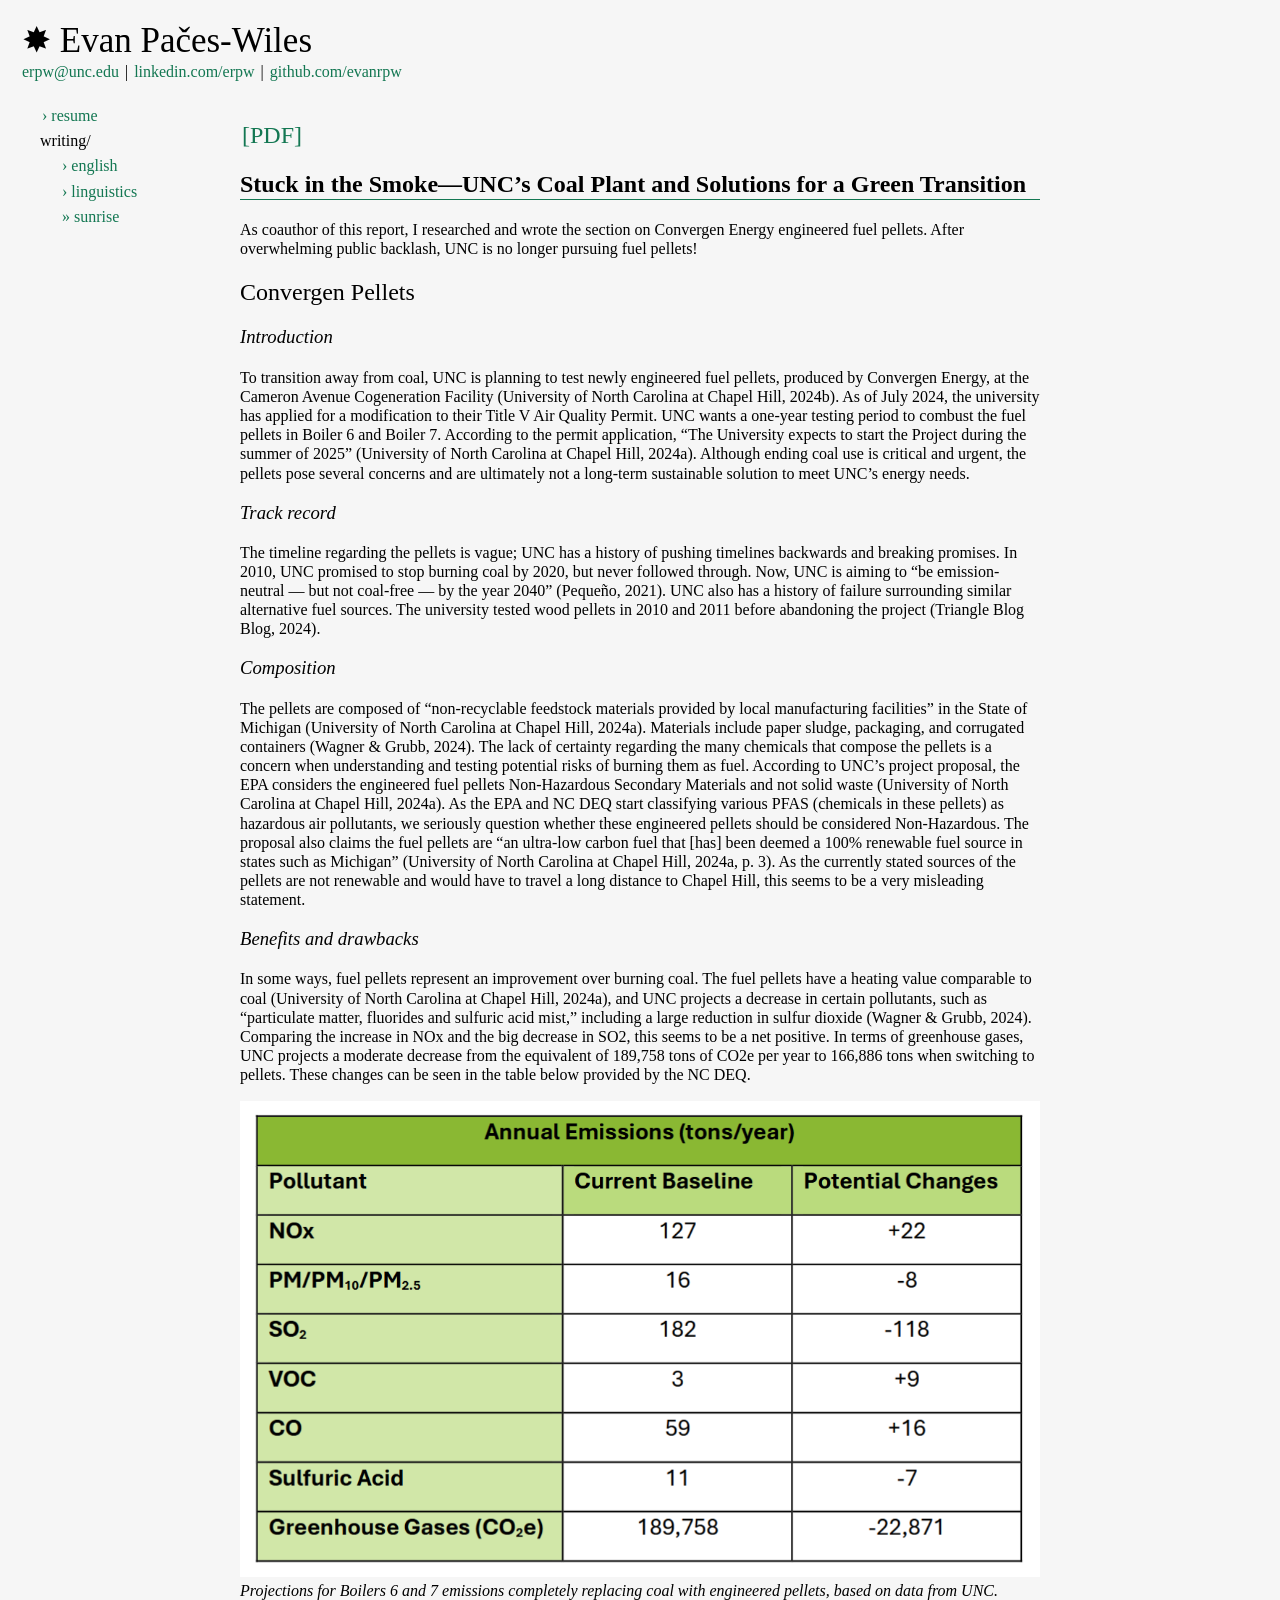
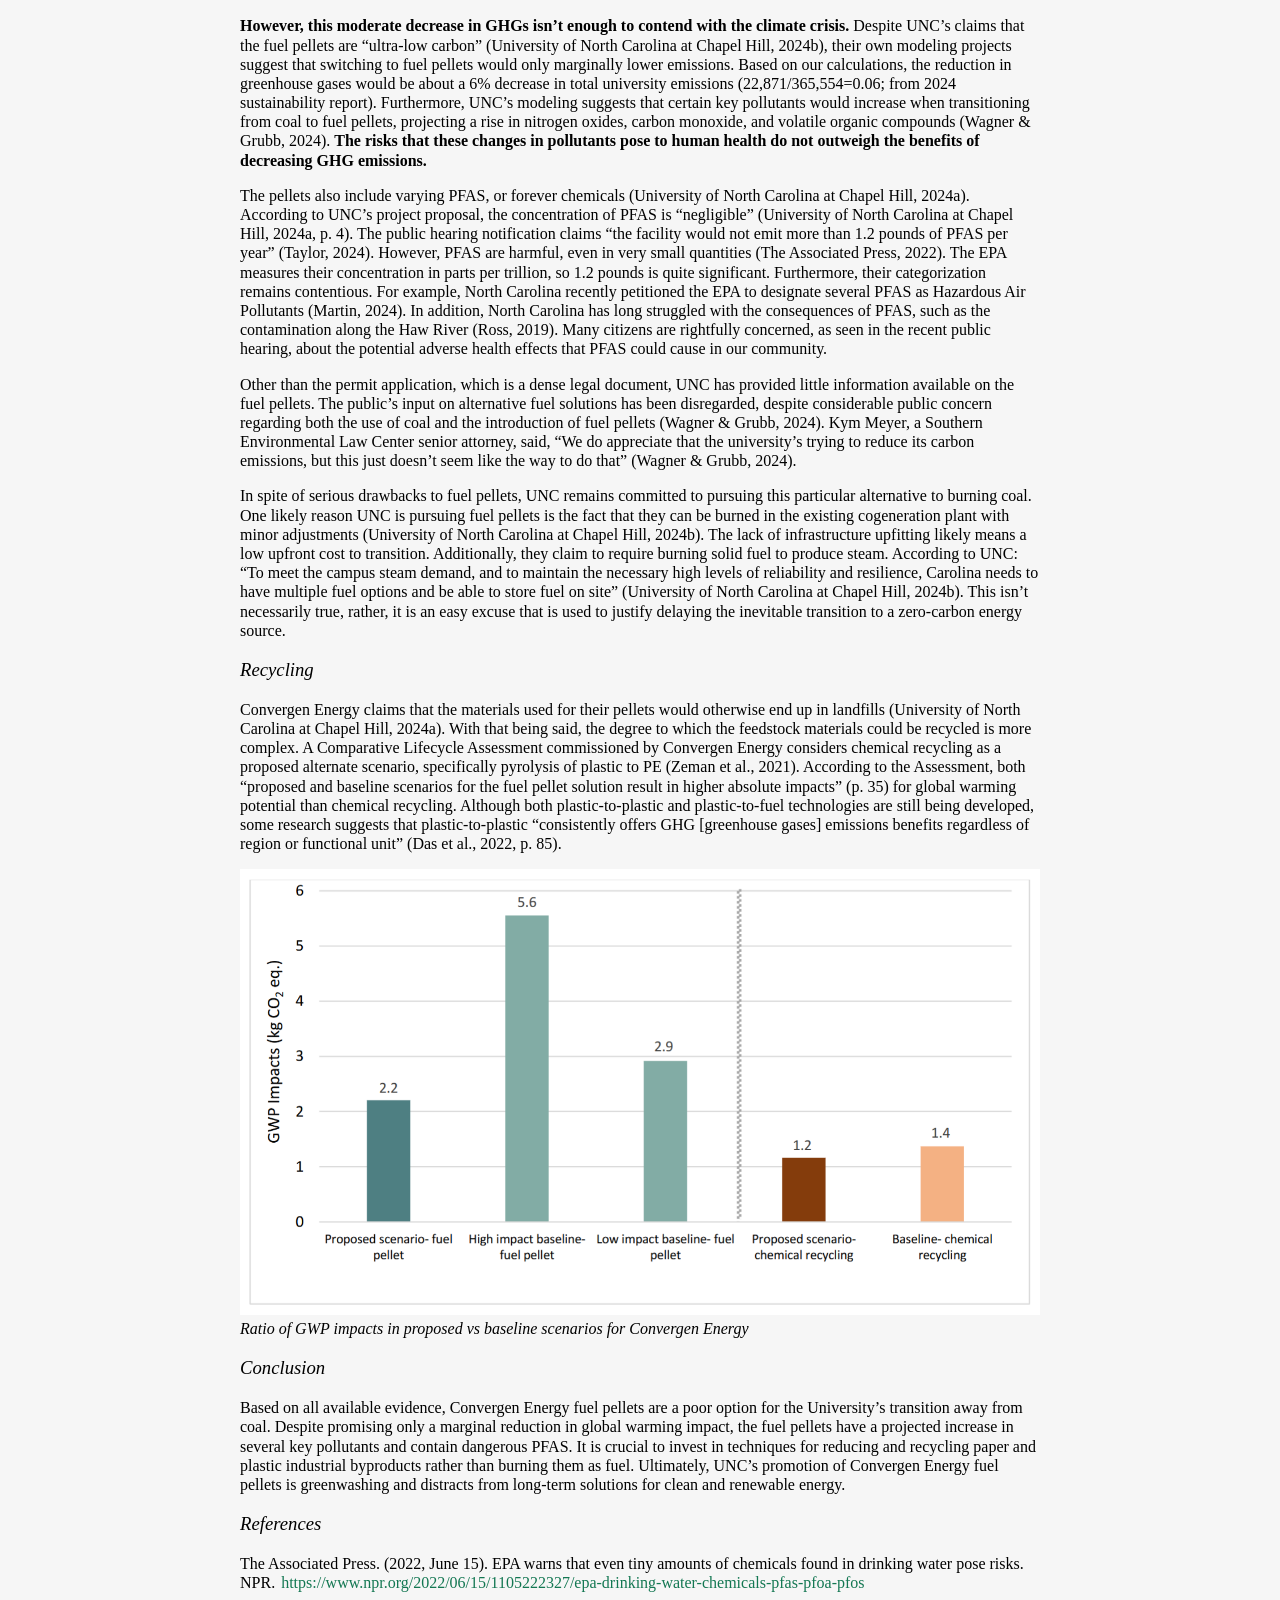
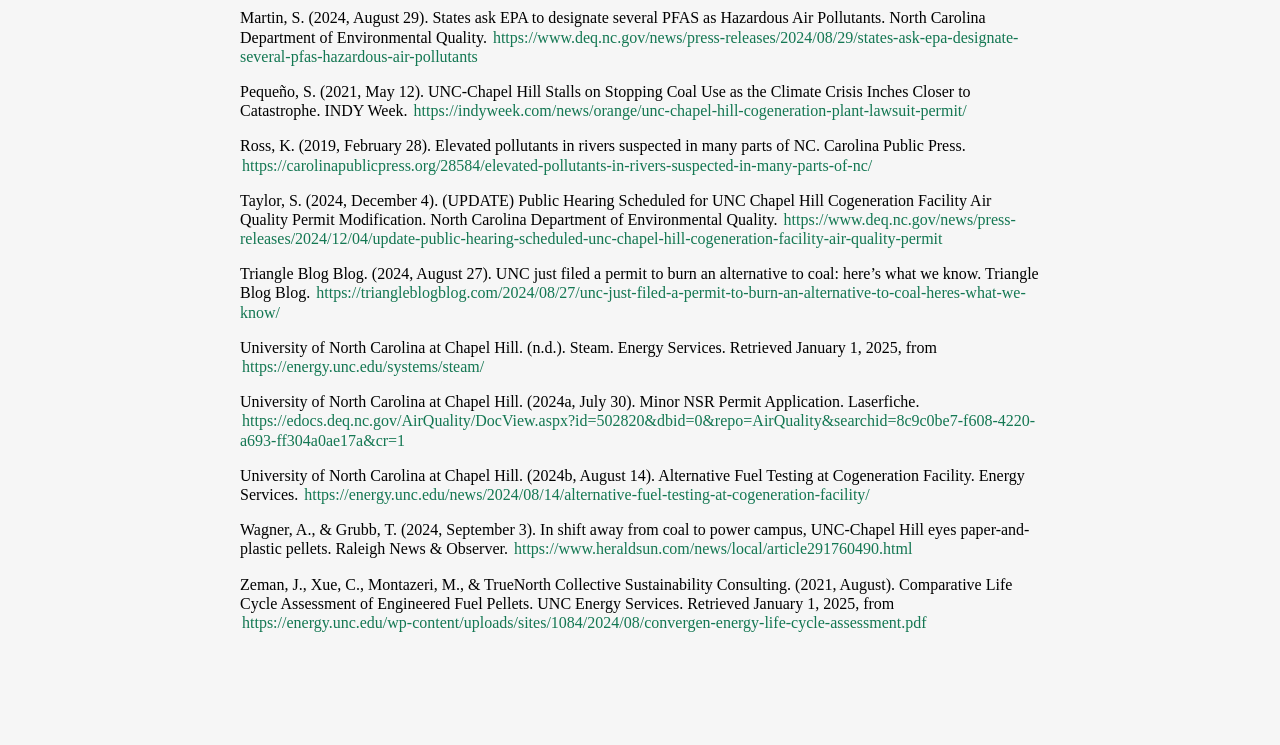
<file: writing/sunrise.html>
<!DOCTYPE html>
<html><head>
<meta http-equiv="content-type" content="text/html; charset=UTF-8">
	<meta charset="UTF-8">
	<title>✸ Evan Pačes-Wiles</title>

	<link rel="stylesheet" href="/style.css" type="text/css">
</head>

<body>

	<header>
		<h1><a href="/index.html">✸ Evan Pačes-Wiles</a></h1>
		<a href="mailto:erpw@unc.edu">erpw@unc.edu</a> | <a href="https://www.linkedin.com/in/erpw/">linkedin.com/erpw</a> | <a href="https://github.com/evanrpw">github.com/evanrpw</a>
	</header>

	<nav id="side-bar">
		<ul>
<li><a href="/resume.html">› resume</a></li>
<li>writing/<ul>
<li><a href="/writing/english.html">› english</a></li>
<li><a href="/writing/linguistics.html">› linguistics</a></li>
<li><a href="/writing/sunrise.html">» sunrise</a></li>
</ul>
</li>
</ul>

	</nav>

	<article>
	<h2 id="pdf"><a href="/writing/sunrise.pdf">[PDF]</a></h2>
<h1 id="stuck-in-the-smokeuncs-coal-plant-and-solutions-for-a-green-transition">Stuck in the Smoke—UNC&#8217;s Coal Plant and Solutions for a Green Transition</h1>
<p>As coauthor of this report, I researched and wrote the section on Convergen Energy engineered fuel pellets. After overwhelming public backlash, UNC is no longer pursuing fuel pellets!</p>
<h2 id="convergen-pellets">Convergen Pellets</h2>
<h3 id="introduction">Introduction</h3>
<p>To transition away from coal, UNC is planning to test newly engineered fuel pellets, produced by Convergen Energy, at the Cameron Avenue Cogeneration Facility (University of North Carolina at Chapel Hill, 2024b). As of July 2024, the university has applied for a modification to their Title V Air Quality Permit. UNC wants a one-year testing period to combust the fuel pellets in Boiler 6 and Boiler 7. According to the permit application, &#8220;The University expects to start the Project during the summer of 2025&#8221; (University of North Carolina at Chapel Hill, 2024a). Although ending coal use is critical and urgent, the pellets pose several concerns and are ultimately not a long-term sustainable solution to meet UNC&#8217;s energy needs.</p>
<h3 id="track-record">Track record</h3>
<p>The timeline regarding the pellets is vague; UNC has a history of pushing timelines backwards and breaking promises. In 2010, UNC promised to stop burning coal by 2020, but never followed through. Now, UNC is aiming to &#8220;be emission-neutral — but not coal-free — by the year 2040&#8221; (Pequeño, 2021). UNC also has a history of failure surrounding similar alternative fuel sources. The university tested wood pellets in 2010 and 2011 before abandoning the project (Triangle Blog Blog, 2024).</p>
<h3 id="composition">Composition</h3>
<p>The pellets are composed of &#8220;non-recyclable feedstock materials provided by local manufacturing facilities&#8221; in the State of Michigan (University of North Carolina at Chapel Hill, 2024a). Materials include paper sludge, packaging, and corrugated containers (Wagner &#38; Grubb, 2024). The lack of certainty regarding the many chemicals that compose the pellets is a concern when understanding and testing potential risks of burning them as fuel. According to UNC&#8217;s project proposal, the EPA considers the engineered fuel pellets Non-Hazardous Secondary Materials and not solid waste (University of North Carolina at Chapel Hill, 2024a). As the EPA and NC DEQ start classifying various PFAS (chemicals in these pellets) as hazardous air pollutants, we seriously question whether these engineered pellets should be considered Non-Hazardous. The proposal also claims the fuel pellets are &#8220;an ultra-low carbon fuel that [has] been deemed a 100% renewable fuel source in states such as Michigan&#8221; (University of North Carolina at Chapel Hill, 2024a, p. 3). As the currently stated sources of the pellets are not renewable and would have to travel a long distance to Chapel Hill, this seems to be a very misleading statement.</p>
<h3 id="benefits-and-drawbacks">Benefits and drawbacks</h3>
<p>In some ways, fuel pellets represent an improvement over burning coal. The fuel pellets have a heating value comparable to coal (University of North Carolina at Chapel Hill, 2024a), and UNC projects a decrease in certain pollutants, such as &#8220;particulate matter, fluorides and sulfuric acid mist,&#8221; including a large reduction in sulfur dioxide (Wagner &#38; Grubb, 2024). Comparing the increase in NOx and the big decrease in SO2, this seems to be a net positive. In terms of greenhouse gases, UNC projects a moderate decrease from the equivalent of 189,758 tons of CO2e per year to 166,886 tons when switching to pellets. These changes can be seen in the table below provided by the NC DEQ.</p>
<p><img src="sunrise1.png" alt="Alt text" title="Table: Projections for Boilers 6 and 7 emissions completely replacing coal with engineered pellets, based on data from UNC." />
<em>Projections for Boilers 6 and 7 emissions completely replacing coal with engineered pellets, based on data from UNC.</em></p>
<p><strong>However, this moderate decrease in GHGs isn&#8217;t enough to contend with the climate crisis.</strong> Despite UNC&#8217;s claims that the fuel pellets are &#8220;ultra-low carbon&#8221; (University of North Carolina at Chapel Hill, 2024b), their own modeling projects suggest that switching to fuel pellets would only marginally lower emissions. Based on our calculations, the reduction in greenhouse gases would be about a 6% decrease in total university emissions (22,871&#47;365,554=0.06; from 2024 sustainability report). Furthermore, UNC&#8217;s modeling suggests that certain key pollutants would increase when transitioning from coal to fuel pellets, projecting a rise in nitrogen oxides, carbon monoxide, and volatile organic compounds (Wagner &#38; Grubb, 2024). <strong>The risks that these changes in pollutants pose to human health do not outweigh the benefits of decreasing GHG emissions.</strong></p>
<p>The pellets also include varying PFAS, or forever chemicals (University of North Carolina at Chapel Hill, 2024a). According to UNC&#8217;s project proposal, the concentration of PFAS is &#8220;negligible&#8221; (University of North Carolina at Chapel Hill, 2024a, p. 4). The public hearing notification claims &#8220;the facility would not emit more than 1.2 pounds of PFAS per year&#8221; (Taylor, 2024). However, PFAS are harmful, even in very small quantities (The Associated Press, 2022). The EPA measures their concentration in parts per trillion, so 1.2 pounds is quite significant. Furthermore, their categorization remains contentious. For example, North Carolina recently petitioned the EPA to designate several PFAS as Hazardous Air Pollutants (Martin, 2024). In addition, North Carolina has long struggled with the consequences of PFAS, such as the contamination along the Haw River (Ross, 2019). Many citizens are rightfully concerned, as seen in the recent public hearing, about the potential adverse health effects that PFAS could cause in our community.</p>
<p>Other than the permit application, which is a dense legal document, UNC has provided little information available on the fuel pellets. The public&#8217;s input on alternative fuel solutions has been disregarded, despite considerable public concern regarding both the use of coal and the introduction of fuel pellets (Wagner &#38; Grubb, 2024). Kym Meyer, a Southern Environmental Law Center senior attorney, said, &#8220;We do appreciate that the university&#8217;s trying to reduce its carbon emissions, but this just doesn&#8217;t seem like the way to do that&#8221; (Wagner &#38; Grubb, 2024).</p>
<p>In spite of serious drawbacks to fuel pellets, UNC remains committed to pursuing this particular alternative to burning coal. One likely reason UNC is pursuing fuel pellets is the fact that they can be burned in the existing cogeneration plant with minor adjustments (University of North Carolina at Chapel Hill, 2024b). The lack of infrastructure upfitting likely means a low upfront cost to transition. Additionally, they claim to require burning solid fuel to produce steam. According to UNC: &#8220;To meet the campus steam demand, and to maintain the necessary high levels of reliability and resilience, Carolina needs to have multiple fuel options and be able to store fuel on site&#8221; (University of North Carolina at Chapel Hill, 2024b). This isn&#8217;t necessarily true, rather, it is an easy excuse that is used to justify delaying the inevitable transition to a zero-carbon energy source.</p>
<h3 id="recycling">Recycling</h3>
<p>Convergen Energy claims that the materials used for their pellets would otherwise end up in landfills (University of North Carolina at Chapel Hill, 2024a). With that being said, the degree to which the feedstock materials could be recycled is more complex. A Comparative Lifecycle Assessment commissioned by Convergen Energy considers chemical recycling as a proposed alternate scenario, specifically pyrolysis of plastic to PE (Zeman et al., 2021). According to the Assessment, both &#8220;proposed and baseline scenarios for the fuel pellet solution result in higher absolute impacts&#8221; (p. 35) for global warming potential than chemical recycling. Although both plastic-to-plastic and plastic-to-fuel technologies are still being developed, some research suggests that plastic-to-plastic &#8220;consistently offers GHG [greenhouse gases] emissions benefits regardless of region or functional unit&#8221; (Das et al., 2022, p. 85).</p>
<p><img src="sunrise2.png" alt="Alt text" title="Graph: Ratio of GWP impacts in proposed vs baseline scenarios for Convergen Energy" />
<em>Ratio of GWP impacts in proposed vs baseline scenarios for Convergen Energy</em></p>
<h3 id="conclusion">Conclusion</h3>
<p>Based on all available evidence, Convergen Energy fuel pellets are a poor option for the University&#8217;s transition away from coal. Despite promising only a marginal reduction in global warming impact, the fuel pellets have a projected increase in several key pollutants and contain dangerous PFAS. It is crucial to invest in techniques for reducing and recycling paper and plastic industrial byproducts rather than burning them as fuel. Ultimately, UNC&#8217;s promotion of Convergen Energy fuel pellets is greenwashing and distracts from long-term solutions for clean and renewable energy.</p>
<h3 id="references">References</h3>
<p>The Associated Press. (2022, June 15). EPA warns that even tiny amounts of chemicals found in drinking water pose risks. NPR. <a href="https://www.npr.org/2022/06/15/1105222327/epa-drinking-water-chemicals-pfas-pfoa-pfos">https:&#47;&#47;www.npr.org&#47;2022&#47;06&#47;15&#47;1105222327&#47;epa-drinking-water-chemicals-pfas-pfoa-pfos</a></p>
<p>Martin, S. (2024, August 29). States ask EPA to designate several PFAS as Hazardous Air Pollutants. North Carolina Department of Environmental Quality. <a href="https://www.deq.nc.gov/news/press-releases/2024/08/29/states-ask-epa-designate-several-pfas-hazardous-air-pollutants">https:&#47;&#47;www.deq.nc.gov&#47;news&#47;press-releases&#47;2024&#47;08&#47;29&#47;states-ask-epa-designate-several-pfas-hazardous-air-pollutants</a></p>
<p>Pequeño, S. (2021, May 12). UNC-Chapel Hill Stalls on Stopping Coal Use as the Climate Crisis Inches Closer to Catastrophe. INDY Week. <a href="https://indyweek.com/news/orange/unc-chapel-hill-cogeneration-plant-lawsuit-permit/">https:&#47;&#47;indyweek.com&#47;news&#47;orange&#47;unc-chapel-hill-cogeneration-plant-lawsuit-permit&#47;</a></p>
<p>Ross, K. (2019, February 28). Elevated pollutants in rivers suspected in many parts of NC. Carolina Public Press. <a href="https://carolinapublicpress.org/28584/elevated-pollutants-in-rivers-suspected-in-many-parts-of-nc/">https:&#47;&#47;carolinapublicpress.org&#47;28584&#47;elevated-pollutants-in-rivers-suspected-in-many-parts-of-nc&#47;</a></p>
<p>Taylor, S. (2024, December 4). (UPDATE) Public Hearing Scheduled for UNC Chapel Hill Cogeneration Facility Air Quality Permit Modification. North Carolina Department of Environmental Quality. <a href="https://www.deq.nc.gov/news/press-releases/2024/12/04/update-public-hearing-scheduled-unc-chapel-hill-cogeneration-facility-air-quality-permit">https:&#47;&#47;www.deq.nc.gov&#47;news&#47;press-releases&#47;2024&#47;12&#47;04&#47;update-public-hearing-scheduled-unc-chapel-hill-cogeneration-facility-air-quality-permit</a></p>
<p>Triangle Blog Blog. (2024, August 27). UNC just filed a permit to burn an alternative to coal: here&#8217;s what we know. Triangle Blog Blog. <a href="https://triangleblogblog.com/2024/08/27/unc-just-filed-a-permit-to-burn-an-alternative-to-coal-heres-what-we-know/">https:&#47;&#47;triangleblogblog.com&#47;2024&#47;08&#47;27&#47;unc-just-filed-a-permit-to-burn-an-alternative-to-coal-heres-what-we-know&#47;</a></p>
<p>University of North Carolina at Chapel Hill. (n.d.). Steam. Energy Services. Retrieved January 1, 2025, from <a href="https://energy.unc.edu/systems/steam/">https:&#47;&#47;energy.unc.edu&#47;systems&#47;steam&#47;</a></p>
<p>University of North Carolina at Chapel Hill. (2024a, July 30). Minor NSR Permit Application. Laserfiche. <a href="https://edocs.deq.nc.gov/AirQuality/DocView.aspx?id=502820&amp;dbid=0&amp;repo=AirQuality&amp;searchid=8c9c0be7-f608-4220-a693-ff304a0ae17a&amp;cr=1">https:&#47;&#47;edocs.deq.nc.gov&#47;AirQuality&#47;DocView.aspx?id=502820&#38;dbid=0&#38;repo=AirQuality&#38;searchid=8c9c0be7-f608-4220-a693-ff304a0ae17a&#38;cr=1</a></p>
<p>University of North Carolina at Chapel Hill. (2024b, August 14). Alternative Fuel Testing at Cogeneration Facility. Energy Services. <a href="https://energy.unc.edu/news/2024/08/14/alternative-fuel-testing-at-cogeneration-facility/">https:&#47;&#47;energy.unc.edu&#47;news&#47;2024&#47;08&#47;14&#47;alternative-fuel-testing-at-cogeneration-facility&#47;</a></p>
<p>Wagner, A., &#38; Grubb, T. (2024, September 3). In shift away from coal to power campus, UNC-Chapel Hill eyes paper-and-plastic pellets. Raleigh News &#38; Observer. <a href="https://www.heraldsun.com/news/local/article291760490.html">https:&#47;&#47;www.heraldsun.com&#47;news&#47;local&#47;article291760490.html</a></p>
<p>Zeman, J., Xue, C., Montazeri, M., &#38; TrueNorth Collective Sustainability Consulting. (2021, August). Comparative Life Cycle Assessment of Engineered Fuel Pellets. UNC Energy Services. Retrieved January 1, 2025, from <a href="https://energy.unc.edu/wp-content/uploads/sites/1084/2024/08/convergen-energy-life-cycle-assessment.pdf">https:&#47;&#47;energy.unc.edu&#47;wp-content&#47;uploads&#47;sites&#47;1084&#47;2024&#47;08&#47;convergen-energy-life-cycle-assessment.pdf</a></p>

	</article>
 
	<footer>
		<p></p>
	</footer>
</body>
</html>
</file>
<file: style.css>
:root {
	--bg: #f6f6f6;
	--fg: black;
	--fg-link: #137752;
}

/* global */
body {
	margin: 0;
	padding: 0;
	background: var(--bg);
	color: var(--fg);
	/* font-family: serif; */
	font-size: 16px;
	line-height: 1.2;
}

/* header */
header {
	padding: 20px;
	/* border-bottom:1.5px solid var(--fg-link); */
}

header h1 {
	margin: 0;
	font-size: 35px;
	font-weight: normal;
	/* font-style: italic; */
}

header h1 a {
	color: var(--fg);
	text-decoration: none;
}

/* sidebar */
#side-bar {
	position: absolute;
	top: 100px;
	left: 0;
	width: 200px;
	padding-left: 20px;
}

.side-title {
	font-size: 25px;
	margin: 20px 0 8px 0;
	color: var(--fg);
}

#side-bar ul {
	margin: 0 0 0 20px;
	padding: 0px;
	list-style: none;
}

#side-bar li {
	margin: 6px 0;
}

/* links */
a {
	color: var(--fg-link);
	text-decoration: none;
	padding: 1px 2px;
}

a:hover {
	background: var(--fg);
	color: var(--bg);
}

/* article */
article {
	margin: 80px 0 0 0;
	max-width: 800px;
}

article img {
	max-width: 800px;
}

article h1 {
	border-bottom:1.5px solid var(--fg-link);
}

h2 {
	font-weight: normal;

}

h3 {
	font-weight: normal;
	font-style: italic;
}

/* footer */
footer {
	padding-top: 80px;
	font-style: italic;
	font-size: 17px;
}

/* article + footer alignment */
article, footer {
	margin-left: 240px;
	margin-top: 0px;
}
</file>
